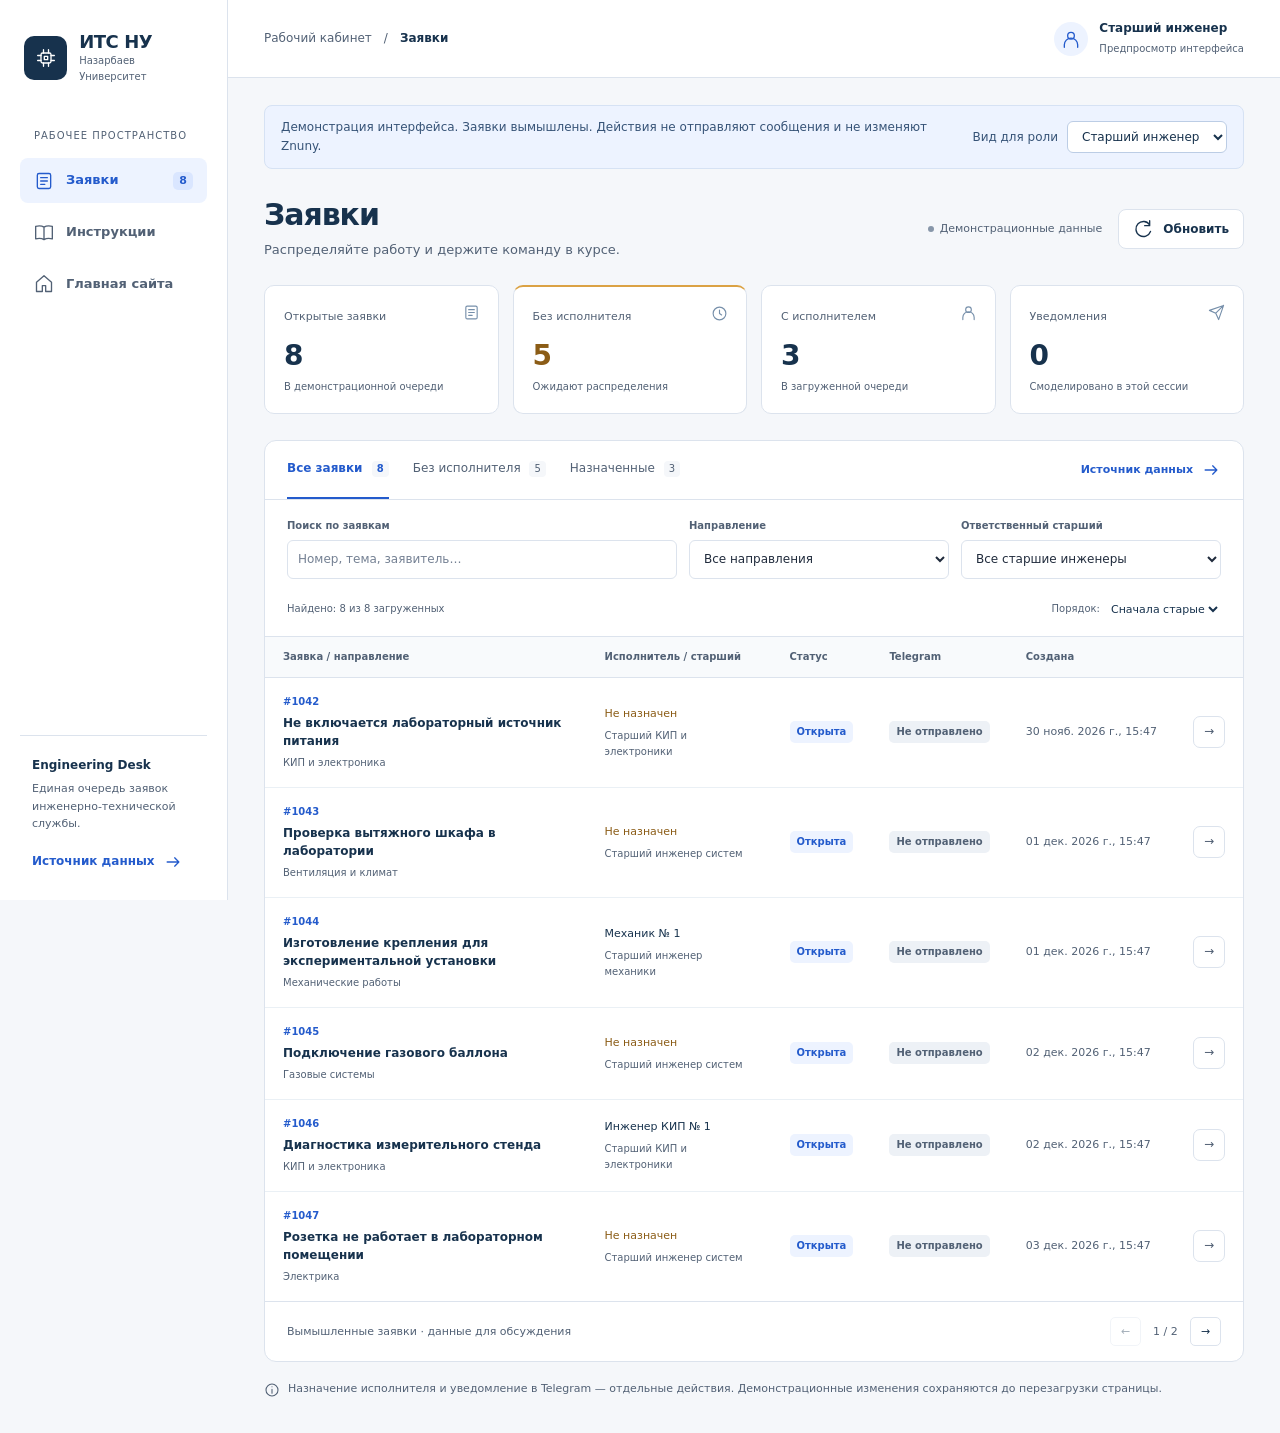
<file: python_server/index.html>
<!DOCTYPE html>
<html lang="ru">
<head>
<meta charset="UTF-8"><meta name="viewport" content="width=device-width, initial-scale=1">
<meta name="theme-color" content="#17324d"><title>Заявки — Рабочий кабинет ИТС НУ</title>
<link rel="icon" href="../Media/energy_13712033.png"><link rel="stylesheet" href="assets/dispatch.css">
<script src="assets/dispatch-demo.js" defer></script><script src="assets/dispatch.js" defer></script>
</head>
<body>
<a href="#workspace" class="skip-link">Перейти к заявкам</a>
<svg xmlns="http://www.w3.org/2000/svg" width="0" height="0" style="position:absolute" aria-hidden="true"><defs><symbol id="icon-arrow" viewBox="0 0 24 24"><path d="M5 12h14m-5-5 5 5-5 5"/></symbol><symbol id="icon-plus" viewBox="0 0 24 24"><path d="M12 5v14M5 12h14"/></symbol><symbol id="icon-lock" viewBox="0 0 24 24"><rect x="5" y="10" width="14" height="11" rx="2"/><path d="M8 10V7a4 4 0 0 1 8 0v3m-4 5v2"/></symbol><symbol id="icon-menu" viewBox="0 0 24 24"><path d="M4 6h16M4 12h16M4 18h16"/></symbol><symbol id="icon-close" viewBox="0 0 24 24"><path d="m6 6 12 12M6 18 18 6"/></symbol><symbol id="icon-check" viewBox="0 0 24 24"><path d="m5 12 4 4L19 6"/></symbol><symbol id="icon-chip" viewBox="0 0 24 24"><rect x="6" y="6" width="12" height="12" rx="2"/><path d="M9 2v4m6-4v4M9 18v4m6-4v4M2 9h4m-4 6h4m12-6h4m-4 6h4"/><path d="M10 10h4v4h-4z"/></symbol><symbol id="icon-wrench" viewBox="0 0 24 24"><path d="M14 6a5 5 0 0 0-6 6l-5 5a2.8 2.8 0 0 0 4 4l5-5a5 5 0 0 0 6-6l-3 3-4-4 3-3Z"/></symbol><symbol id="icon-gas" viewBox="0 0 24 24"><rect x="7" y="6" width="10" height="16" rx="4"/><path d="M10 6V2h4v4M8 12h8"/></symbol><symbol id="icon-wind" viewBox="0 0 24 24"><path d="M3 8h12a3 3 0 1 0-3-3M3 12h16a3 3 0 1 1-3 3M3 16h6a3 3 0 1 1-3 3"/></symbol><symbol id="icon-bolt" viewBox="0 0 24 24"><path d="m13 2-9 12h7l-1 8 10-13h-8l1-7Z"/></symbol><symbol id="icon-snow" viewBox="0 0 24 24"><path d="M12 2v20M3.3 7l17.4 10M3.3 17 20.7 7M9 3l3 3 3-3M9 21l3-3 3 3M3 10l4-1-1-4m12 14-1-4 4-1M3 14l4 1-1 4M18 5l-1 4 4 1"/></symbol><symbol id="icon-monitor" viewBox="0 0 24 24"><rect x="3" y="3" width="18" height="13" rx="2"/><path d="M12 16v5m-5 0h10M6 11l3-4 4 5 4-5"/></symbol><symbol id="icon-building" viewBox="0 0 24 24"><path d="M4 22V4h16v18M2 22h20M8 8h2m4 0h2M8 12h2m4 0h2M10 22v-6h4v6"/></symbol><symbol id="icon-queue" viewBox="0 0 24 24"><rect x="4" y="3" width="16" height="18" rx="2"/><path d="M8 8h8M8 12h8M8 16h5"/></symbol><symbol id="icon-book" viewBox="0 0 24 24"><path d="M12 5c-3-2-6-2-10-1v15c4-1 7-1 10 1 3-2 6-2 10-1V4c-4-1-7-1-10 1Zm0 0v15"/></symbol><symbol id="icon-user" viewBox="0 0 24 24"><circle cx="12" cy="8" r="4"/><path d="M4 22v-3a8 8 0 0 1 16 0v3"/></symbol><symbol id="icon-refresh" viewBox="0 0 24 24"><path d="M20 7a9 9 0 1 0 1 8M20 2v6h-6"/></symbol><symbol id="icon-clock" viewBox="0 0 24 24"><circle cx="12" cy="12" r="9"/><path d="M12 7v5l3 2"/></symbol><symbol id="icon-send" viewBox="0 0 24 24"><path d="m22 2-7 20-4-9-9-4 20-7ZM11 13 22 2"/></symbol><symbol id="icon-info" viewBox="0 0 24 24"><circle cx="12" cy="12" r="9"/><path d="M12 11v6m0-10v.1"/></symbol><symbol id="icon-home" viewBox="0 0 24 24"><path d="m3 10 9-8 9 8v11h-7v-7h-4v7H3V10Z"/></symbol></defs></svg>
<div class="workspace">
<aside class="sidebar" aria-label="Рабочий кабинет">
  <a class="brand" href="../MainPage/Main/index.html"><span class="brand-mark"><svg class="icon" viewBox="0 0 24 24" fill="none" stroke="currentColor" stroke-width="1.6" stroke-linecap="round" stroke-linejoin="round" aria-hidden="true"><use href="#icon-chip"/></svg></span><span><strong>ИТС НУ</strong><small>Назарбаев Университет</small></span></a>
  <p class="nav-caption">Рабочее пространство</p>
  <nav class="workspace-nav" aria-label="Разделы кабинета">
    <a href="#workspace" aria-current="page" aria-label="Заявки"><svg class="icon" viewBox="0 0 24 24" fill="none" stroke="currentColor" stroke-width="1.6" stroke-linecap="round" stroke-linejoin="round" aria-hidden="true"><use href="#icon-queue"/></svg><span>Заявки</span><span class="nav-count" id="nav-count">—</span></a>
    <a href="../Instruktazh/Instruktazh_main/index.html" aria-label="Инструкции"><svg class="icon" viewBox="0 0 24 24" fill="none" stroke="currentColor" stroke-width="1.6" stroke-linecap="round" stroke-linejoin="round" aria-hidden="true"><use href="#icon-book"/></svg><span>Инструкции</span></a>
    <a href="../MainPage/Main/index.html" aria-label="Главная сайта"><svg class="icon" viewBox="0 0 24 24" fill="none" stroke="currentColor" stroke-width="1.6" stroke-linecap="round" stroke-linejoin="round" aria-hidden="true"><use href="#icon-home"/></svg><span>Главная сайта</span></a>
  </nav>
  <div class="sidebar-foot"><strong>Engineering Desk</strong><p>Единая очередь заявок инженерно-технической службы.</p><button class="text-button" data-source>Источник данных <svg class="icon" viewBox="0 0 24 24" fill="none" stroke="currentColor" stroke-width="1.6" stroke-linecap="round" stroke-linejoin="round" aria-hidden="true"><use href="#icon-arrow"/></svg></button></div>
</aside>
<div class="workspace-main">
  <header class="workspace-header"><div class="breadcrumb"><span>Рабочий кабинет</span><span>/</span><strong>Заявки</strong></div><div class="profile"><span class="profile-icon"><svg class="icon" viewBox="0 0 24 24" fill="none" stroke="currentColor" stroke-width="1.6" stroke-linecap="round" stroke-linejoin="round" aria-hidden="true"><use href="#icon-user"/></svg></span><span><strong id="profile-role">Старший инженер</strong><small id="profile-caption">Предпросмотр интерфейса</small></span></div></header>
  <main class="workspace-content" id="workspace" tabindex="-1">
    <div class="preview-bar"><p id="mode-description"><strong>Демонстрация интерфейса.</strong> Заявки вымышлены. Действия не отправляют сообщения и не изменяют Znuny.</p><label id="role-control">Вид для роли <select id="preview-role" aria-label="Роль в демонстрации"><option value="senior">Старший инженер</option><option value="engineer">Инженер</option></select></label><button class="button button-secondary" id="back-to-demo" hidden>Вернуться к демо</button></div>
    <div class="page-heading"><div><h1>Заявки</h1><p id="page-subtitle">Распределяйте работу и держите команду в курсе.</p></div><div class="heading-actions"><span class="connection" id="connection">Демонстрационные данные</span><button class="button button-secondary" id="refresh"><svg class="icon" viewBox="0 0 24 24" fill="none" stroke="currentColor" stroke-width="1.6" stroke-linecap="round" stroke-linejoin="round" aria-hidden="true"><use href="#icon-refresh"/></svg> Обновить</button></div></div>
    <div class="connection-error" id="connection-error" role="alert" hidden></div>
    <section class="stats" aria-label="Сводка по загруженным заявкам">
      <div class="stat-card"><span class="stat-label">Открытые заявки</span><svg class="icon" viewBox="0 0 24 24" fill="none" stroke="currentColor" stroke-width="1.6" stroke-linecap="round" stroke-linejoin="round" aria-hidden="true"><use href="#icon-queue"/></svg><strong class="stat-value" id="stat-total">—</strong><span class="stat-foot" id="stat-total-note">В демонстрационной очереди</span></div>
      <div class="stat-card attention"><span class="stat-label">Без исполнителя</span><svg class="icon" viewBox="0 0 24 24" fill="none" stroke="currentColor" stroke-width="1.6" stroke-linecap="round" stroke-linejoin="round" aria-hidden="true"><use href="#icon-clock"/></svg><strong class="stat-value" id="stat-unassigned">—</strong><span class="stat-foot" id="stat-unassigned-note">Ожидают распределения</span></div>
      <div class="stat-card"><span class="stat-label">С исполнителем</span><svg class="icon" viewBox="0 0 24 24" fill="none" stroke="currentColor" stroke-width="1.6" stroke-linecap="round" stroke-linejoin="round" aria-hidden="true"><use href="#icon-user"/></svg><strong class="stat-value" id="stat-assigned">—</strong><span class="stat-foot" id="stat-assigned-note">В загруженной очереди</span></div>
      <div class="stat-card"><span class="stat-label">Уведомления</span><svg class="icon" viewBox="0 0 24 24" fill="none" stroke="currentColor" stroke-width="1.6" stroke-linecap="round" stroke-linejoin="round" aria-hidden="true"><use href="#icon-send"/></svg><strong class="stat-value" id="stat-notified">0</strong><span class="stat-foot" id="stat-notified-note">Смоделировано в этой сессии</span></div>
    </section>
    <section class="queue-card" aria-label="Очередь заявок">
      <div class="queue-top"><div class="queue-tabs" role="group" aria-label="Фильтр по назначению"><button class="queue-tab" data-scope="all" aria-pressed="true">Все заявки <span id="count-all">0</span></button><button class="queue-tab" data-scope="unassigned" aria-pressed="false">Без исполнителя <span id="count-unassigned">0</span></button><button class="queue-tab" data-scope="assigned" aria-pressed="false">Назначенные <span id="count-assigned">0</span></button></div><button class="text-button" data-source>Источник данных <svg class="icon" viewBox="0 0 24 24" fill="none" stroke="currentColor" stroke-width="1.6" stroke-linecap="round" stroke-linejoin="round" aria-hidden="true"><use href="#icon-arrow"/></svg></button></div>
      <div class="filter-bar">
        <div class="filter-field"><label for="search">Поиск по заявкам</label><input id="search" type="search" placeholder="Номер, тема, заявитель…" autocomplete="off"></div>
        <div class="filter-field"><label for="service-filter">Направление</label><select id="service-filter"><option value="">Все направления</option></select></div>
        <div class="filter-field"><label for="senior-filter">Ответственный старший</label><select id="senior-filter"><option value="">Все старшие инженеры</option></select></div>
      </div>
      <div class="queue-meta"><span id="result-count" role="status" aria-live="polite">Загрузка…</span><div class="sort-control"><label for="sort-order">Порядок:</label><select id="sort-order"><option value="oldest">Сначала старые</option><option value="newest">Сначала новые</option><option value="number">По номеру</option></select><button class="text-button" id="reset-filters" hidden>Сбросить</button></div></div>
      <div id="ticket-content" aria-busy="false"></div>
      <div class="queue-footer"><span id="load-note">Демонстрационные данные</span><div class="pagination"><button id="previous-page" aria-label="Предыдущая страница">←</button><span id="page-number">1 / 1</span><button id="next-page" aria-label="Следующая страница">→</button></div></div>
    </section>
    <p class="info-note"><svg class="icon" viewBox="0 0 24 24" fill="none" stroke="currentColor" stroke-width="1.6" stroke-linecap="round" stroke-linejoin="round" aria-hidden="true"><use href="#icon-info"/></svg><span id="queue-note">Назначение исполнителя и уведомление в Telegram — отдельные действия. Демонстрационные изменения сохраняются до перезагрузки страницы.</span></p>
    <button class="button button-secondary source-mobile" data-source>Источник данных</button>
    <noscript><p class="connection-error">Для просмотра заявок включите JavaScript. <a href="../MainPage/Main/index.html">Вернуться на главную</a>.</p></noscript>
  </main>
</div>
</div>
<dialog class="drawer" id="ticket-drawer" aria-labelledby="drawer-title">
  <div class="drawer-heading"><div class="dialog-header"><h2 id="drawer-title">Заявка</h2><button class="close-button" data-close aria-label="Закрыть карточку"><svg class="icon" viewBox="0 0 24 24" fill="none" stroke="currentColor" stroke-width="1.6" stroke-linecap="round" stroke-linejoin="round" aria-hidden="true"><use href="#icon-close"/></svg></button></div><p id="drawer-topic"></p></div>
  <div class="drawer-body">
    <span class="badge blue" id="drawer-state">Открыта</span>
    <dl class="ticket-fields" id="ticket-fields"></dl>
    <h3>Описание обращения</h3><p class="description-box" id="ticket-description"></p>
    <a class="text-button" id="znuny-link" href="https://support.nu.edu.kz" target="_blank" rel="noopener noreferrer" hidden>Открыть в Znuny ↗</a>
    <section class="assign-panel" id="assign-panel" aria-labelledby="assign-title">
      <h3 id="assign-title">Распределение заявки</h3>
      <div class="field"><label for="assignee">Исполнитель</label><select id="assignee"><option value="">Выберите инженера</option></select></div>
      <p class="field-hint" id="assignee-note"></p>
      <div class="assign-actions"><button class="button button-primary" id="assign-button">Назначить</button><button class="button button-secondary" id="telegram-button"><svg class="icon" viewBox="0 0 24 24" fill="none" stroke="currentColor" stroke-width="1.6" stroke-linecap="round" stroke-linejoin="round" aria-hidden="true"><use href="#icon-send"/></svg> Telegram</button></div>
      <p class="field-hint" id="assignment-feedback" role="status" aria-live="polite"></p>
    </section>
    <p class="read-only-note" id="readonly-note" hidden></p>
    <hr class="section-divider"><h3 id="history-title">История заявки · демо</h3><ol class="history" id="ticket-history"></ol>
  </div>
</dialog>
<dialog id="telegram-dialog" aria-labelledby="telegram-title">
  <div class="dialog-header"><h2 id="telegram-title">Сообщение в Telegram</h2><button class="close-button" data-close aria-label="Закрыть предпросмотр"><svg class="icon" viewBox="0 0 24 24" fill="none" stroke="currentColor" stroke-width="1.6" stroke-linecap="round" stroke-linejoin="round" aria-hidden="true"><use href="#icon-close"/></svg></button></div>
  <p class="demo-warning">Демонстрация: сообщение не будет отправлено в Telegram.</p><p class="recipient" id="telegram-recipient"></p><div class="telegram-preview" id="telegram-preview"></div><p class="microcopy">Уведомление не означает, что инженер прочитал сообщение или принял заявку.</p>
  <div class="actions"><button class="button button-primary" id="confirm-telegram">Смоделировать отправку</button><button class="button button-secondary" data-close>Отмена</button></div>
</dialog>
<dialog id="source-dialog" aria-labelledby="source-title">
  <div class="dialog-header"><h2 id="source-title">Источник данных</h2><button class="close-button" data-close aria-label="Закрыть настройки"><svg class="icon" viewBox="0 0 24 24" fill="none" stroke="currentColor" stroke-width="1.6" stroke-linecap="round" stroke-linejoin="round" aria-hidden="true"><use href="#icon-close"/></svg></button></div>
  <p class="dialog-intro">Демонстрация позволяет обсудить работу кабинета. Для просмотра существующих заявок подключите сервер выгрузки.</p>
  <form id="source-form"><div class="field"><label for="api-address">Адрес сервера</label><input id="api-address" type="url" value="http://localhost:5000" required spellcheck="false" aria-describedby="source-hint"><span class="field-hint" id="source-hint">Доступен только просмотр. Назначение и отправка будут подключены после настройки входа сотрудников.</span></div><p class="source-status" id="source-error" role="alert"></p><div class="source-options"><button class="button button-primary" type="submit" id="connect-server">Загрузить заявки</button><button class="button button-secondary" type="button" id="use-demo">Открыть демонстрацию</button></div></form>
</dialog>
<div class="toast" id="toast" role="status" aria-live="polite" hidden></div>
</body></html>
</file>
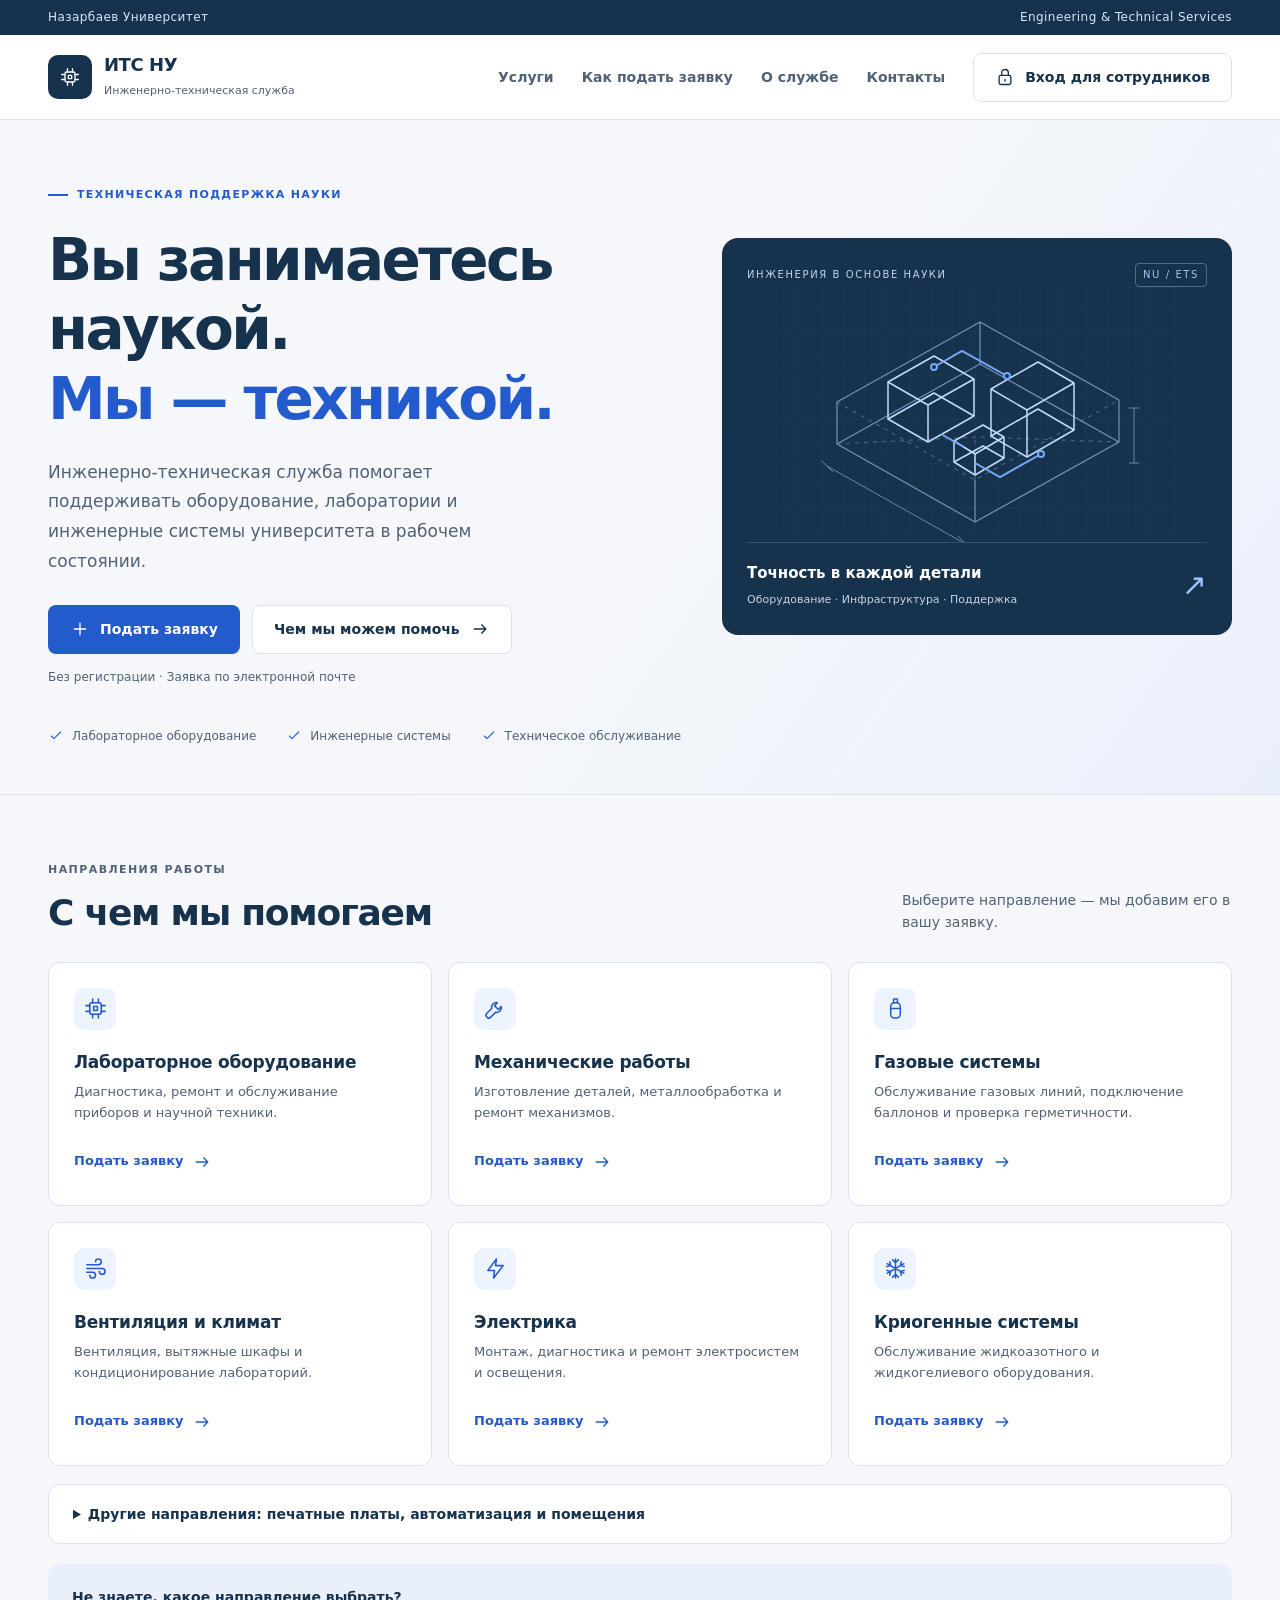
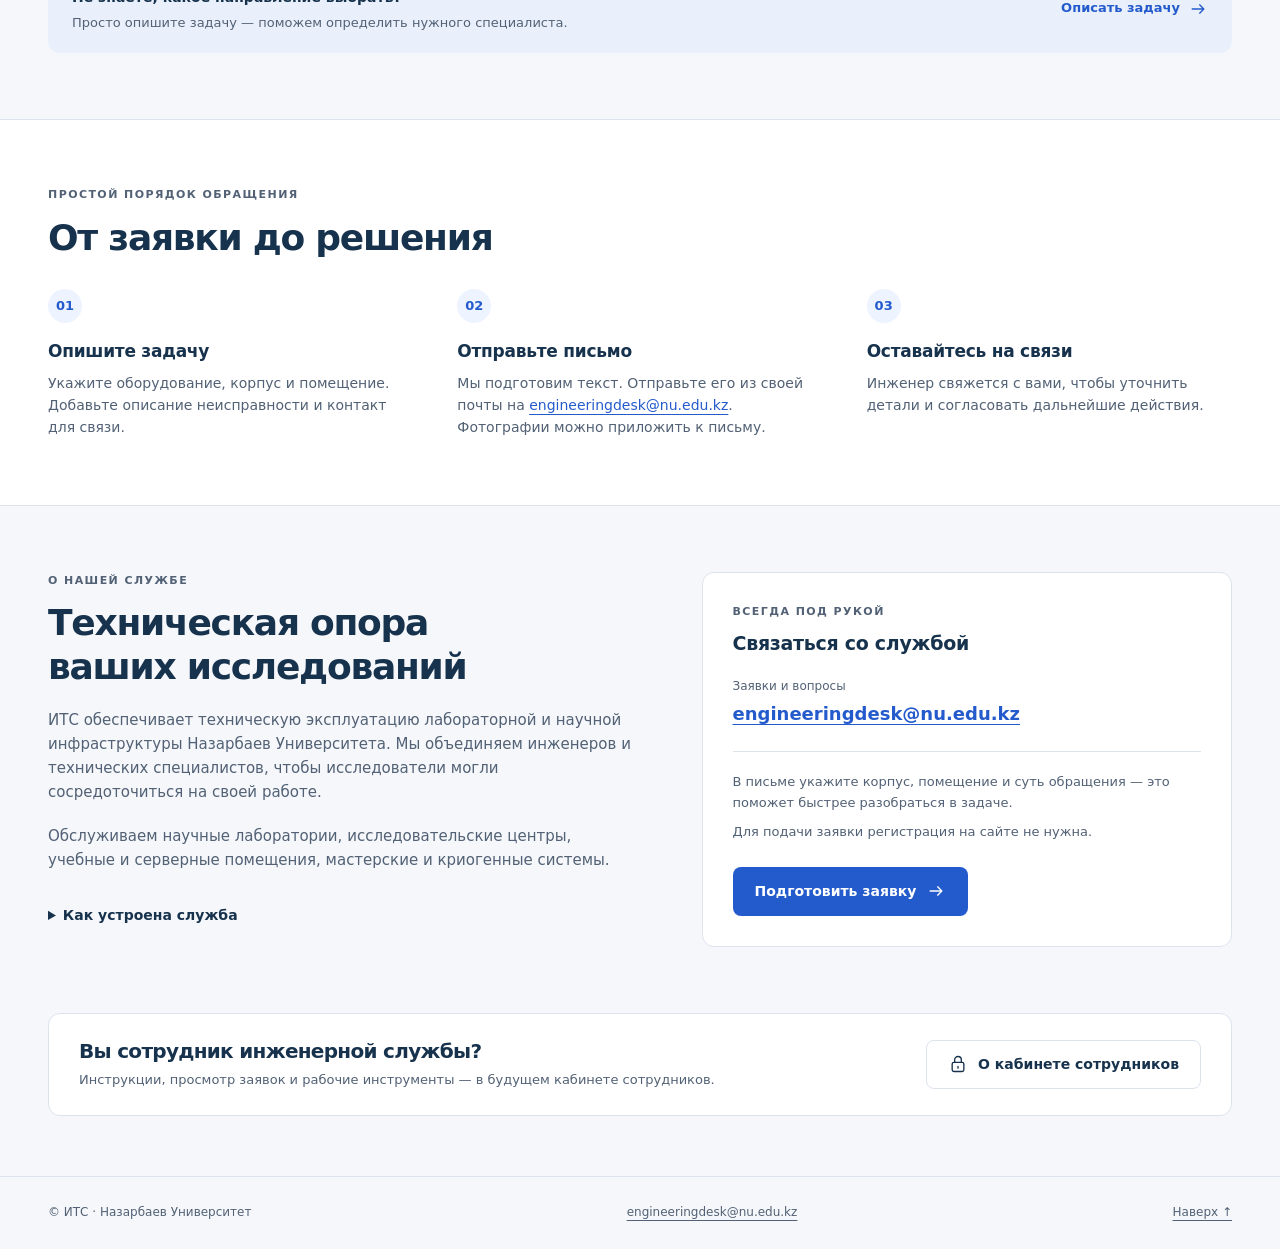
<file: MainPage/Main/index.html>
<!DOCTYPE html>
<html lang="ru">
<head>
  <meta charset="UTF-8">
  <meta name="viewport" content="width=device-width, initial-scale=1">
  <meta name="description" content="Инженерно-техническая служба Назарбаев Университета. Обслуживание лабораторий, научного оборудования и инженерных систем. Подайте заявку без регистрации.">
  <meta name="theme-color" content="#17324d">
  <title>ИТС НУ — Инженерно-техническая служба</title>
  <link rel="icon" type="image/png" href="../../Media/energy_13712033.png">
  <link rel="stylesheet" href="assets/main.css">
  <script src="assets/main.js" defer></script>
</head>
<body>
<a class="skip-link" href="#main">Перейти к содержимому</a>
<svg xmlns="http://www.w3.org/2000/svg" width="0" height="0" style="position:absolute" aria-hidden="true"><defs><symbol id="icon-arrow" viewBox="0 0 24 24"><path d="M5 12h14m-5-5 5 5-5 5"/></symbol><symbol id="icon-plus" viewBox="0 0 24 24"><path d="M12 5v14M5 12h14"/></symbol><symbol id="icon-lock" viewBox="0 0 24 24"><rect x="5" y="10" width="14" height="11" rx="2"/><path d="M8 10V7a4 4 0 0 1 8 0v3m-4 5v2"/></symbol><symbol id="icon-menu" viewBox="0 0 24 24"><path d="M4 6h16M4 12h16M4 18h16"/></symbol><symbol id="icon-close" viewBox="0 0 24 24"><path d="m6 6 12 12M6 18 18 6"/></symbol><symbol id="icon-check" viewBox="0 0 24 24"><path d="m5 12 4 4L19 6"/></symbol><symbol id="icon-chip" viewBox="0 0 24 24"><rect x="6" y="6" width="12" height="12" rx="2"/><path d="M9 2v4m6-4v4M9 18v4m6-4v4M2 9h4m-4 6h4m12-6h4m-4 6h4"/><path d="M10 10h4v4h-4z"/></symbol><symbol id="icon-wrench" viewBox="0 0 24 24"><path d="M14 6a5 5 0 0 0-6 6l-5 5a2.8 2.8 0 0 0 4 4l5-5a5 5 0 0 0 6-6l-3 3-4-4 3-3Z"/></symbol><symbol id="icon-gas" viewBox="0 0 24 24"><rect x="7" y="6" width="10" height="16" rx="4"/><path d="M10 6V2h4v4M8 12h8"/></symbol><symbol id="icon-wind" viewBox="0 0 24 24"><path d="M3 8h12a3 3 0 1 0-3-3M3 12h16a3 3 0 1 1-3 3M3 16h6a3 3 0 1 1-3 3"/></symbol><symbol id="icon-bolt" viewBox="0 0 24 24"><path d="m13 2-9 12h7l-1 8 10-13h-8l1-7Z"/></symbol><symbol id="icon-snow" viewBox="0 0 24 24"><path d="M12 2v20M3.3 7l17.4 10M3.3 17 20.7 7M9 3l3 3 3-3M9 21l3-3 3 3M3 10l4-1-1-4m12 14-1-4 4-1M3 14l4 1-1 4M18 5l-1 4 4 1"/></symbol><symbol id="icon-monitor" viewBox="0 0 24 24"><rect x="3" y="3" width="18" height="13" rx="2"/><path d="M12 16v5m-5 0h10M6 11l3-4 4 5 4-5"/></symbol><symbol id="icon-building" viewBox="0 0 24 24"><path d="M4 22V4h16v18M2 22h20M8 8h2m4 0h2M8 12h2m4 0h2M10 22v-6h4v6"/></symbol></defs></svg>
<div class="institution-bar"><div class="container"><span>Назарбаев Университет</span><span>Engineering & Technical Services</span></div></div>
<header class="site-header">
  <div class="container header-inner">
    <a class="brand" href="#main" aria-label="ИТС НУ — на главную"><span class="brand-mark"><svg class="icon" viewBox="0 0 24 24" fill="none" stroke="currentColor" stroke-width="1.6" stroke-linecap="round" stroke-linejoin="round" aria-hidden="true"><use href="#icon-chip"/></svg></span><span><strong>ИТС НУ</strong><small>Инженерно-техническая служба</small></span></a>
    <button class="button button-secondary menu-button" id="menu-button" aria-expanded="false" aria-controls="navigation" aria-label="Открыть меню"><svg class="icon" viewBox="0 0 24 24" fill="none" stroke="currentColor" stroke-width="1.6" stroke-linecap="round" stroke-linejoin="round" aria-hidden="true"><use href="#icon-menu"/></svg></button>
    <nav class="navigation" id="navigation" aria-label="Основная навигация">
      <a href="#services">Услуги</a><a href="#how-it-works">Как подать заявку</a><a href="#about">О службе</a><a href="#contacts">Контакты</a>
      <button class="button button-secondary" data-staff><svg class="icon" viewBox="0 0 24 24" fill="none" stroke="currentColor" stroke-width="1.6" stroke-linecap="round" stroke-linejoin="round" aria-hidden="true"><use href="#icon-lock"/></svg> Вход для сотрудников</button>
    </nav>
  </div>
</header>
<main id="main" tabindex="-1">
  <section class="hero" aria-labelledby="hero-title">
    <div class="container">
      <div class="hero-grid">
        <div>
          <p class="eyebrow">Техническая поддержка науки</p>
          <h1 id="hero-title">Вы занимаетесь наукой.<br><span>Мы — техникой.</span></h1>
          <p class="hero-description">Инженерно-техническая служба помогает поддерживать оборудование, лаборатории и инженерные системы университета в рабочем состоянии.</p>
          <div class="actions"><a class="button button-primary" data-request="" href="mailto:engineeringdesk@nu.edu.kz"><svg class="icon" viewBox="0 0 24 24" fill="none" stroke="currentColor" stroke-width="1.6" stroke-linecap="round" stroke-linejoin="round" aria-hidden="true"><use href="#icon-plus"/></svg> Подать заявку</a><a class="button button-secondary" href="#services">Чем мы можем помочь <svg class="icon" viewBox="0 0 24 24" fill="none" stroke="currentColor" stroke-width="1.6" stroke-linecap="round" stroke-linejoin="round" aria-hidden="true"><use href="#icon-arrow"/></svg></a></div>
          <p class="microcopy">Без регистрации · Заявка по электронной почте</p>
        </div>
        <div class="hero-visual" aria-hidden="true">
          <div class="visual-top"><span>Инженерия в основе науки</span><span>NU / ETS</span></div>
          <svg class="blueprint" viewBox="0 0 400 255" fill="none" xmlns="http://www.w3.org/2000/svg">
            <defs><pattern id="grid" width="22" height="22" patternUnits="userSpaceOnUse"><path d="M22 0H0V22" stroke="#42617e" stroke-width=".5" opacity=".45"/></pattern></defs>
            <rect width="400" height="255" fill="url(#grid)"/>
            <g stroke="#6f94ba" stroke-width="1.2" stroke-linejoin="round"><path d="m60 157 143-80 139 78-144 80Z"/><path d="M60 157v-42l143-80 139 78v42M203 35v42M198 193v42"/><path d="m60 115 138 78 144-80M198 193v-43M60 157l138-7 144 5" stroke-dasharray="4 5" opacity=".5"/></g>
            <g stroke="#c1daff" stroke-width="1.5" stroke-linejoin="round"><path d="m111 132 46-26 40 23-46 26Z"/><path d="M111 132V95l46-26 40 23v37M111 95l40 23 46-26M151 118v37"/><path d="m214 149 47-27 36 21-47 27Z"/><path d="M214 149v-47l47-27 36 21v47M214 102l36 21 47-27M250 123v47"/><path d="m177 175 29-16 21 12-29 17Z"/><path d="M177 175v-21l29-16 21 12v21M177 154l21 13 29-17M198 167v21"/></g>
            <g stroke="#76a9fa" stroke-width="2"><path d="m157 80 28-16 45 25M164 147l23 13M264 167l-41 23-25-14"/><circle cx="157" cy="80" r="3" fill="#17324d"/><circle cx="230" cy="89" r="3" fill="#17324d"/><circle cx="264" cy="167" r="3" fill="#17324d"/></g>
            <g stroke="#7c9dbd" stroke-width=".8"><path d="m50 179 137 77M44 173l12 12m125 64 12 12M357 121v55M352 121h10m-10 55h10"/></g>
          </svg>
          <div class="visual-bottom"><div><strong>Точность в каждой детали</strong><small>Оборудование · Инфраструктура · Поддержка</small></div><span class="visual-number">↗</span></div>
        </div>
      </div>
      <div class="hero-foot"><span><svg class="icon" viewBox="0 0 24 24" fill="none" stroke="currentColor" stroke-width="1.6" stroke-linecap="round" stroke-linejoin="round" aria-hidden="true"><use href="#icon-check"/></svg> Лабораторное оборудование</span><span><svg class="icon" viewBox="0 0 24 24" fill="none" stroke="currentColor" stroke-width="1.6" stroke-linecap="round" stroke-linejoin="round" aria-hidden="true"><use href="#icon-check"/></svg> Инженерные системы</span><span><svg class="icon" viewBox="0 0 24 24" fill="none" stroke="currentColor" stroke-width="1.6" stroke-linecap="round" stroke-linejoin="round" aria-hidden="true"><use href="#icon-check"/></svg> Техническое обслуживание</span></div>
    </div>
  </section>
  <section class="section container" id="services" aria-labelledby="services-title">
    <div class="section-heading"><div><span class="section-kicker">Направления работы</span><h2 id="services-title">С чем мы помогаем</h2></div><p>Выберите направление — мы добавим его в вашу заявку.</p></div>
    <div class="service-grid"><article class="service-card"><div class="service-icon"><svg class="icon" viewBox="0 0 24 24" fill="none" stroke="currentColor" stroke-width="1.6" stroke-linecap="round" stroke-linejoin="round" aria-hidden="true"><use href="#icon-chip"/></svg></div><h3>Лабораторное оборудование</h3><p>Диагностика, ремонт и обслуживание приборов и научной техники.</p><a class="text-button" data-request="Лабораторное оборудование" href="mailto:engineeringdesk@nu.edu.kz">Подать заявку <svg class="icon" viewBox="0 0 24 24" fill="none" stroke="currentColor" stroke-width="1.6" stroke-linecap="round" stroke-linejoin="round" aria-hidden="true"><use href="#icon-arrow"/></svg></a></article><article class="service-card"><div class="service-icon"><svg class="icon" viewBox="0 0 24 24" fill="none" stroke="currentColor" stroke-width="1.6" stroke-linecap="round" stroke-linejoin="round" aria-hidden="true"><use href="#icon-wrench"/></svg></div><h3>Механические работы</h3><p>Изготовление деталей, металлообработка и ремонт механизмов.</p><a class="text-button" data-request="Механические работы" href="mailto:engineeringdesk@nu.edu.kz">Подать заявку <svg class="icon" viewBox="0 0 24 24" fill="none" stroke="currentColor" stroke-width="1.6" stroke-linecap="round" stroke-linejoin="round" aria-hidden="true"><use href="#icon-arrow"/></svg></a></article><article class="service-card"><div class="service-icon"><svg class="icon" viewBox="0 0 24 24" fill="none" stroke="currentColor" stroke-width="1.6" stroke-linecap="round" stroke-linejoin="round" aria-hidden="true"><use href="#icon-gas"/></svg></div><h3>Газовые системы</h3><p>Обслуживание газовых линий, подключение баллонов и проверка герметичности.</p><a class="text-button" data-request="Газовые системы" href="mailto:engineeringdesk@nu.edu.kz">Подать заявку <svg class="icon" viewBox="0 0 24 24" fill="none" stroke="currentColor" stroke-width="1.6" stroke-linecap="round" stroke-linejoin="round" aria-hidden="true"><use href="#icon-arrow"/></svg></a></article><article class="service-card"><div class="service-icon"><svg class="icon" viewBox="0 0 24 24" fill="none" stroke="currentColor" stroke-width="1.6" stroke-linecap="round" stroke-linejoin="round" aria-hidden="true"><use href="#icon-wind"/></svg></div><h3>Вентиляция и климат</h3><p>Вентиляция, вытяжные шкафы и кондиционирование лабораторий.</p><a class="text-button" data-request="Вентиляция и климат" href="mailto:engineeringdesk@nu.edu.kz">Подать заявку <svg class="icon" viewBox="0 0 24 24" fill="none" stroke="currentColor" stroke-width="1.6" stroke-linecap="round" stroke-linejoin="round" aria-hidden="true"><use href="#icon-arrow"/></svg></a></article><article class="service-card"><div class="service-icon"><svg class="icon" viewBox="0 0 24 24" fill="none" stroke="currentColor" stroke-width="1.6" stroke-linecap="round" stroke-linejoin="round" aria-hidden="true"><use href="#icon-bolt"/></svg></div><h3>Электрика</h3><p>Монтаж, диагностика и ремонт электросистем и освещения.</p><a class="text-button" data-request="Электрика" href="mailto:engineeringdesk@nu.edu.kz">Подать заявку <svg class="icon" viewBox="0 0 24 24" fill="none" stroke="currentColor" stroke-width="1.6" stroke-linecap="round" stroke-linejoin="round" aria-hidden="true"><use href="#icon-arrow"/></svg></a></article><article class="service-card"><div class="service-icon"><svg class="icon" viewBox="0 0 24 24" fill="none" stroke="currentColor" stroke-width="1.6" stroke-linecap="round" stroke-linejoin="round" aria-hidden="true"><use href="#icon-snow"/></svg></div><h3>Криогенные системы</h3><p>Обслуживание жидкоазотного и жидкогелиевого оборудования.</p><a class="text-button" data-request="Криогенные системы" href="mailto:engineeringdesk@nu.edu.kz">Подать заявку <svg class="icon" viewBox="0 0 24 24" fill="none" stroke="currentColor" stroke-width="1.6" stroke-linecap="round" stroke-linejoin="round" aria-hidden="true"><use href="#icon-arrow"/></svg></a></article></div>
    <details class="more-services"><summary>Другие направления: печатные платы, автоматизация и помещения</summary><div class="service-grid"><article class="service-card"><div class="service-icon"><svg class="icon" viewBox="0 0 24 24" fill="none" stroke="currentColor" stroke-width="1.6" stroke-linecap="round" stroke-linejoin="round" aria-hidden="true"><use href="#icon-chip"/></svg></div><h3>Прототипирование печатных плат</h3><p>Разработка и изготовление плат для лабораторий и исследовательских проектов.</p><a class="text-button" data-request="Прототипирование печатных плат" href="mailto:engineeringdesk@nu.edu.kz">Подать заявку <svg class="icon" viewBox="0 0 24 24" fill="none" stroke="currentColor" stroke-width="1.6" stroke-linecap="round" stroke-linejoin="round" aria-hidden="true"><use href="#icon-arrow"/></svg></a></article><article class="service-card"><div class="service-icon"><svg class="icon" viewBox="0 0 24 24" fill="none" stroke="currentColor" stroke-width="1.6" stroke-linecap="round" stroke-linejoin="round" aria-hidden="true"><use href="#icon-monitor"/></svg></div><h3>Автоматизация и мониторинг</h3><p>Настройка систем управления, датчиков и диспетчеризации инженерных сетей.</p><a class="text-button" data-request="Автоматизация и мониторинг" href="mailto:engineeringdesk@nu.edu.kz">Подать заявку <svg class="icon" viewBox="0 0 24 24" fill="none" stroke="currentColor" stroke-width="1.6" stroke-linecap="round" stroke-linejoin="round" aria-hidden="true"><use href="#icon-arrow"/></svg></a></article><article class="service-card"><div class="service-icon"><svg class="icon" viewBox="0 0 24 24" fill="none" stroke="currentColor" stroke-width="1.6" stroke-linecap="round" stroke-linejoin="round" aria-hidden="true"><use href="#icon-building"/></svg></div><h3>Здания и помещения</h3><p>Техническое сопровождение ремонта и переоборудования лабораторных пространств.</p><a class="text-button" data-request="Здания и помещения" href="mailto:engineeringdesk@nu.edu.kz">Подать заявку <svg class="icon" viewBox="0 0 24 24" fill="none" stroke="currentColor" stroke-width="1.6" stroke-linecap="round" stroke-linejoin="round" aria-hidden="true"><use href="#icon-arrow"/></svg></a></article></div></details>
    <div class="request-help"><div><strong>Не знаете, какое направление выбрать?</strong><p>Просто опишите задачу — поможем определить нужного специалиста.</p></div><a class="text-button" data-request="Не знаю, нужна консультация" href="mailto:engineeringdesk@nu.edu.kz">Описать задачу <svg class="icon" viewBox="0 0 24 24" fill="none" stroke="currentColor" stroke-width="1.6" stroke-linecap="round" stroke-linejoin="round" aria-hidden="true"><use href="#icon-arrow"/></svg></a></div>
  </section>
  <section class="section process-section" id="how-it-works" aria-labelledby="process-title">
    <div class="container"><span class="section-kicker">Простой порядок обращения</span><h2 id="process-title">От заявки до решения</h2>
      <ol class="steps">
        <li><span class="step-number" aria-hidden="true">01</span><h3>Опишите задачу</h3><p>Укажите оборудование, корпус и помещение. Добавьте описание неисправности и контакт для связи.</p></li>
        <li><span class="step-number" aria-hidden="true">02</span><h3>Отправьте письмо</h3><p>Мы подготовим текст. Отправьте его из своей почты на <a href="mailto:engineeringdesk@nu.edu.kz">engineeringdesk@nu.edu.kz</a>. Фотографии можно приложить к письму.</p></li>
        <li><span class="step-number" aria-hidden="true">03</span><h3>Оставайтесь на связи</h3><p>Инженер свяжется с вами, чтобы уточнить детали и согласовать дальнейшие действия.</p></li>
      </ol>
    </div>
  </section>
  <section class="section container about-grid" id="about" aria-labelledby="about-title">
    <div class="about-copy"><span class="section-kicker">О нашей службе</span><h2 id="about-title">Техническая опора<br>ваших исследований</h2><p>ИТС обеспечивает техническую эксплуатацию лабораторной и научной инфраструктуры Назарбаев Университета. Мы объединяем инженеров и технических специалистов, чтобы исследователи могли сосредоточиться на своей работе.</p><p>Обслуживаем научные лаборатории, исследовательские центры, учебные и серверные помещения, мастерские и криогенные системы.</p>
      <details><summary>Как устроена служба</summary><p>Главный инженер координирует работу подразделений и отвечает за техническую политику. Менеджер службы занимается бюджетом, закупками и финансовым планированием.</p><p>Технические направления: КИП и электроника, механические работы, газовые системы, вентиляция и климат, автоматизация, электрика, криогенные системы и эксплуатация зданий.</p><p>Старшие специалисты координируют работу своих подразделений и контролируют качество выполнения задач.</p></details>
    </div>
    <aside class="contact-card" id="contacts" aria-labelledby="contacts-title"><span class="section-kicker">Всегда под рукой</span><h3 id="contacts-title">Связаться со службой</h3><p class="contact-label">Заявки и вопросы</p><a class="email-link" href="mailto:engineeringdesk@nu.edu.kz">engineeringdesk@nu.edu.kz</a><div class="contact-note"><p>В письме укажите корпус, помещение и суть обращения — это поможет быстрее разобраться в задаче.</p><p>Для подачи заявки регистрация на сайте не нужна.</p></div><a class="button button-primary" style="margin-top:24px" data-request="" href="mailto:engineeringdesk@nu.edu.kz">Подготовить заявку <svg class="icon" viewBox="0 0 24 24" fill="none" stroke="currentColor" stroke-width="1.6" stroke-linecap="round" stroke-linejoin="round" aria-hidden="true"><use href="#icon-arrow"/></svg></a></aside>
  </section>
  <section class="container staff-banner" aria-labelledby="staff-title"><div><h2 id="staff-title">Вы сотрудник инженерной службы?</h2><p>Инструкции, просмотр заявок и рабочие инструменты — в будущем кабинете сотрудников.</p></div><button class="button button-secondary" data-staff><svg class="icon" viewBox="0 0 24 24" fill="none" stroke="currentColor" stroke-width="1.6" stroke-linecap="round" stroke-linejoin="round" aria-hidden="true"><use href="#icon-lock"/></svg> О кабинете сотрудников</button></section>
</main>
<footer class="footer"><div class="container"><span>© ИТС · Назарбаев Университет</span><a href="mailto:engineeringdesk@nu.edu.kz">engineeringdesk@nu.edu.kz</a><a href="#main">Наверх ↑</a></div></footer>
<dialog id="request-dialog" aria-labelledby="request-title" aria-describedby="request-intro">
  <div class="dialog-header"><h2 id="request-title">Подготовить заявку</h2><button type="button" class="close-button" data-close aria-label="Закрыть форму"><svg class="icon" viewBox="0 0 24 24" fill="none" stroke="currentColor" stroke-width="1.6" stroke-linecap="round" stroke-linejoin="round" aria-hidden="true"><use href="#icon-close"/></svg></button></div>
  <p class="dialog-intro" id="request-intro">Заполните форму, затем отправьте подготовленное письмо на <a href="mailto:engineeringdesk@nu.edu.kz">engineeringdesk@nu.edu.kz</a> из своей почты.</p>
  <form id="request-form">
    <div class="field-row"><div class="field"><label for="request-name">Ваше имя</label><input id="request-name" name="name" autocomplete="name" maxlength="100" required autofocus placeholder="Имя и фамилия"></div><div class="field"><label for="request-location">Корпус и помещение</label><input id="request-location" name="location" maxlength="120" required placeholder="Например: блок 5, каб. 201"></div></div>
    <div class="field"><label for="request-contact">Контакт для связи <span class="field-hint">(необязательно)</span></label><input id="request-contact" name="contact" maxlength="150" placeholder="Телефон или электронная почта"></div>
    <div class="field"><label for="request-service">Направление</label><select id="request-service" name="service" required><option value="">Выберите направление</option><option>Лабораторное оборудование</option><option>Механические работы</option><option>Газовые системы</option><option>Вентиляция и климат</option><option>Электрика</option><option>Криогенные системы</option><option>Прототипирование печатных плат</option><option>Автоматизация и мониторинг</option><option>Здания и помещения</option><option>Не знаю, нужна консультация</option></select></div>
    <div class="field"><label for="request-description">Что нужно сделать?</label><textarea id="request-description" name="description" rows="4" maxlength="1500" required placeholder="Опишите задачу. Для оборудования укажите модель и признаки неисправности." aria-describedby="description-hint"></textarea><span class="field-hint" id="description-hint">Фотографии и файлы можно приложить при отправке письма.</span></div>
    <div class="form-actions"><button class="button button-primary" type="submit">Открыть в почте <svg class="icon" viewBox="0 0 24 24" fill="none" stroke="currentColor" stroke-width="1.6" stroke-linecap="round" stroke-linejoin="round" aria-hidden="true"><use href="#icon-arrow"/></svg></button><button class="button button-secondary" type="button" id="copy-request">Скопировать текст</button></div>
    <p class="microcopy">Сайт не отправляет письмо автоматически. Проверьте его и нажмите «Отправить» в своей почте.</p>
    <p id="form-status" class="form-status" role="status" aria-live="polite"></p>
    <div class="mail-preview" id="mail-preview" hidden><label class="field-hint" for="mail-text">Текст письма для копирования</label><textarea id="mail-text" readonly></textarea></div>
  </form>
</dialog>
<dialog id="staff-dialog" aria-labelledby="staff-dialog-title" aria-describedby="staff-intro">
  <div class="dialog-header"><h2 id="staff-dialog-title">Кабинет сотрудников</h2><button type="button" class="close-button" data-close aria-label="Закрыть"><svg class="icon" viewBox="0 0 24 24" fill="none" stroke="currentColor" stroke-width="1.6" stroke-linecap="round" stroke-linejoin="round" aria-hidden="true"><use href="#icon-close"/></svg></button></div>
  <span class="status-label">Готовится к подключению</span><p class="dialog-intro" id="staff-intro">Вход для сотрудников пока недоступен. После подключения авторизации рабочие разделы будут открываться в соответствии с назначенной ролью.</p>
  <dl class="role-list"><div><dt>Пользователь · без входа</dt><dd>Информация о службе и подача заявки по электронной почте.</dd></div><div><dt>Инженер</dt><dd>Инструкции, просмотр заявок и дополнительных функций.</dd></div><div><dt>Старший инженер</dt><dd>Полный доступ ко всем функциям сайта.</dd></div></dl>
  <p class="dialog-intro">Интерфейс вкладки «Заявки» уже можно посмотреть на вымышленных данных.</p>
  <div class="form-actions"><a class="button button-primary" href="../../python_server/index.html" target="_blank" rel="noopener noreferrer">Открыть макет заявок ↗</a><button class="button button-secondary" type="button" data-close>Понятно</button></div>
</dialog>
</body>
</html>
</file>
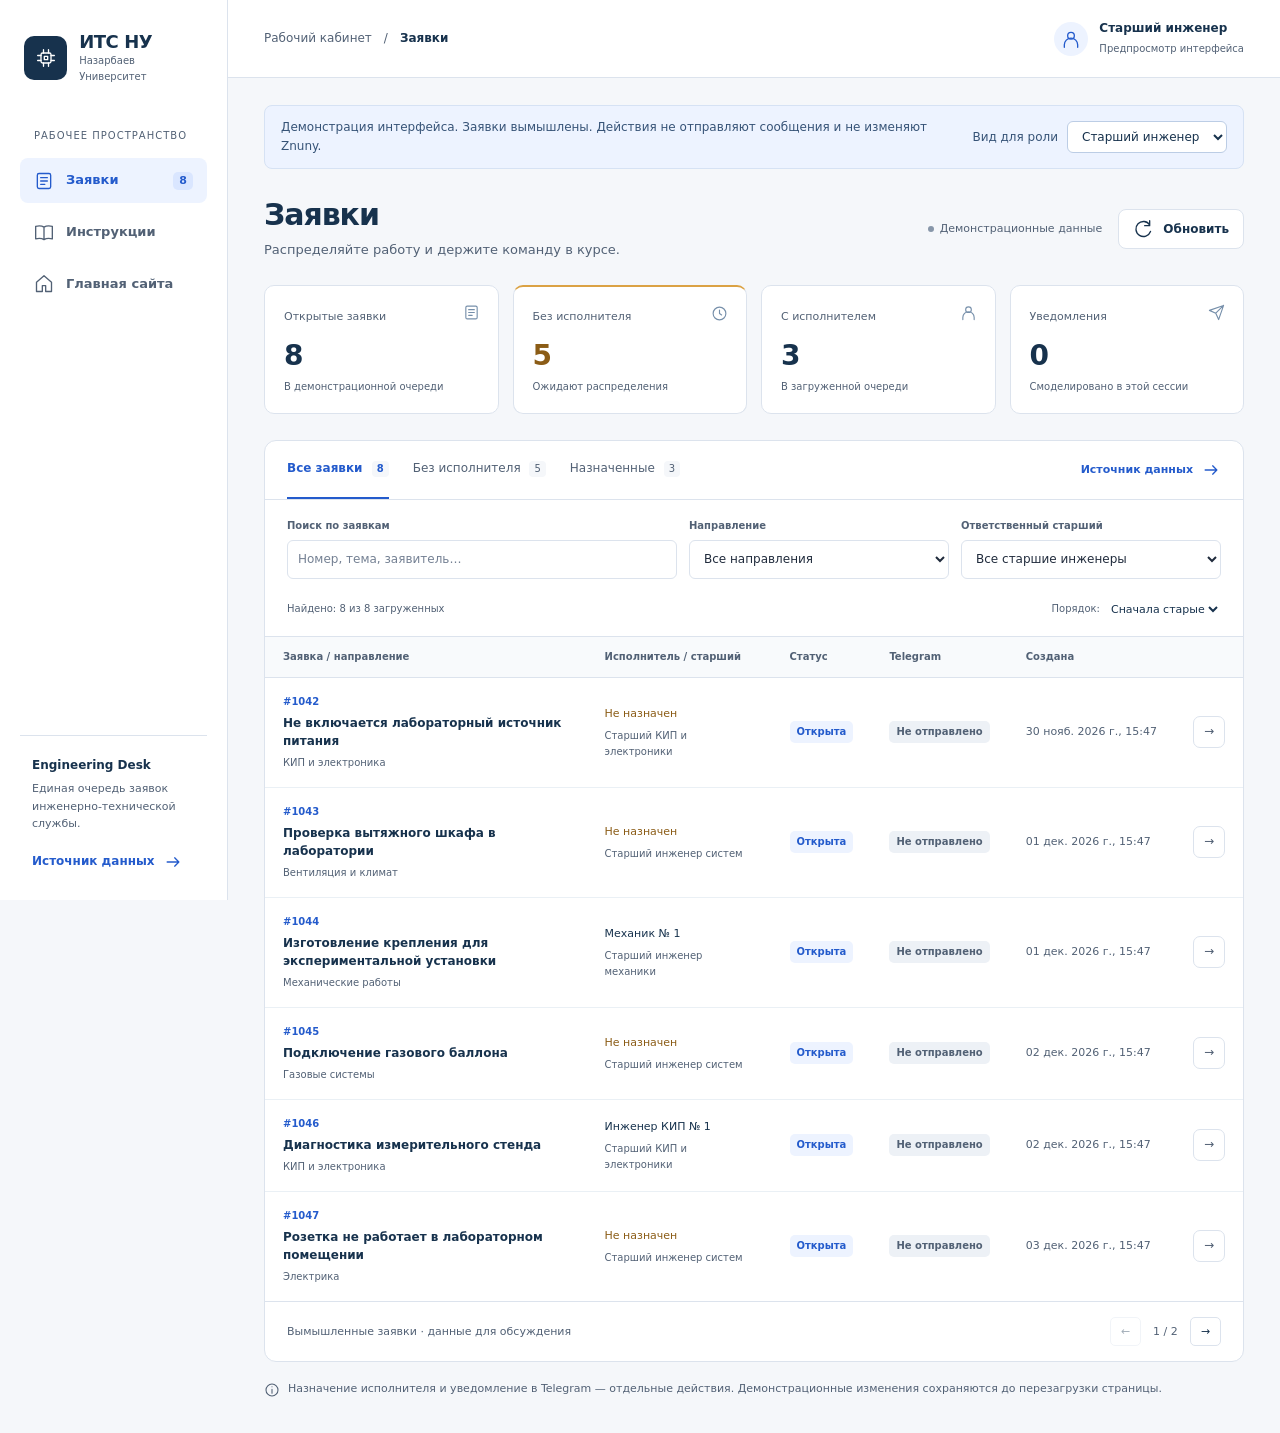
<file: python_server/ets_dispatch.html>
<!DOCTYPE html>
<html lang="ru"><head><meta charset="UTF-8"><meta name="viewport" content="width=device-width, initial-scale=1"><title>Заявки — ИТС НУ</title><link rel="stylesheet" href="assets/dispatch.css"><script src="assets/dispatch-redirect.js" defer></script></head><body><main class="container section"><h1>Заявки ИТС</h1><p>Рабочий кабинет доступен на <a href="index.html">странице заявок</a>.</p></main></body></html>
</file>
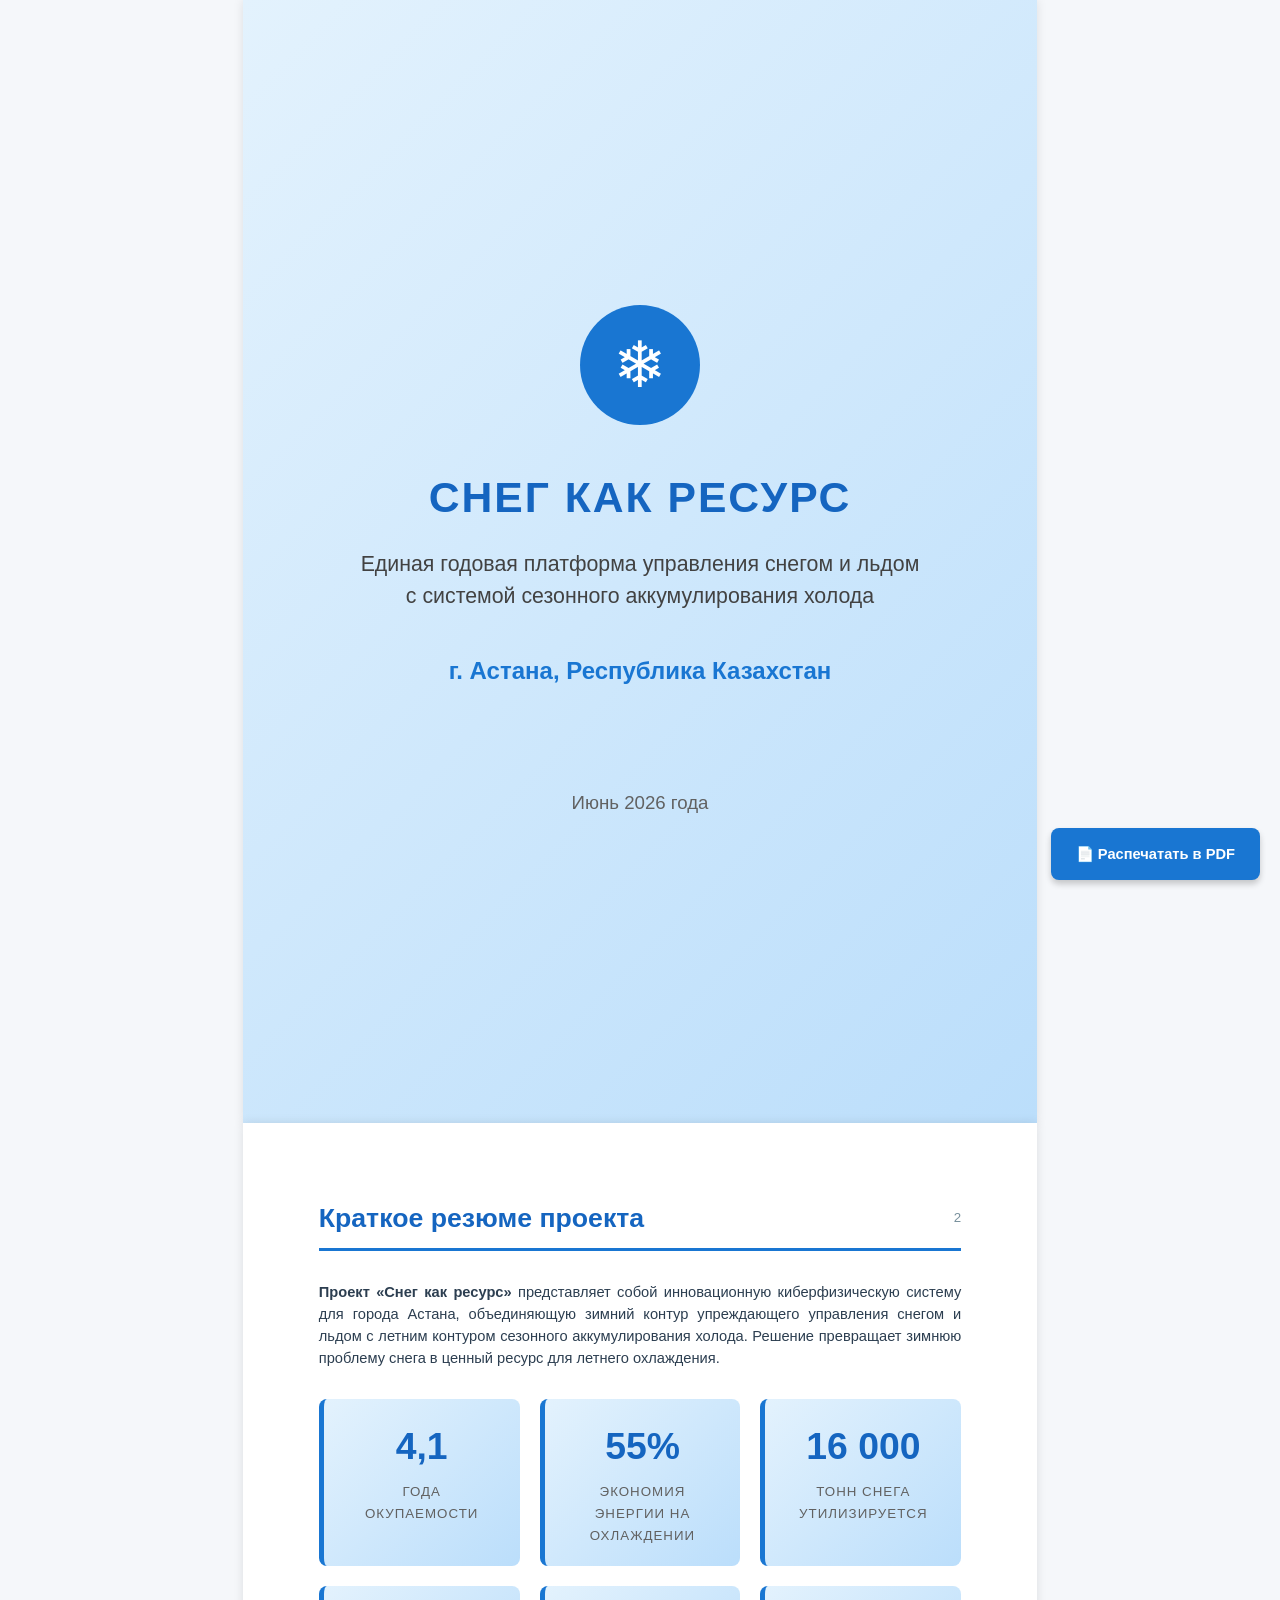
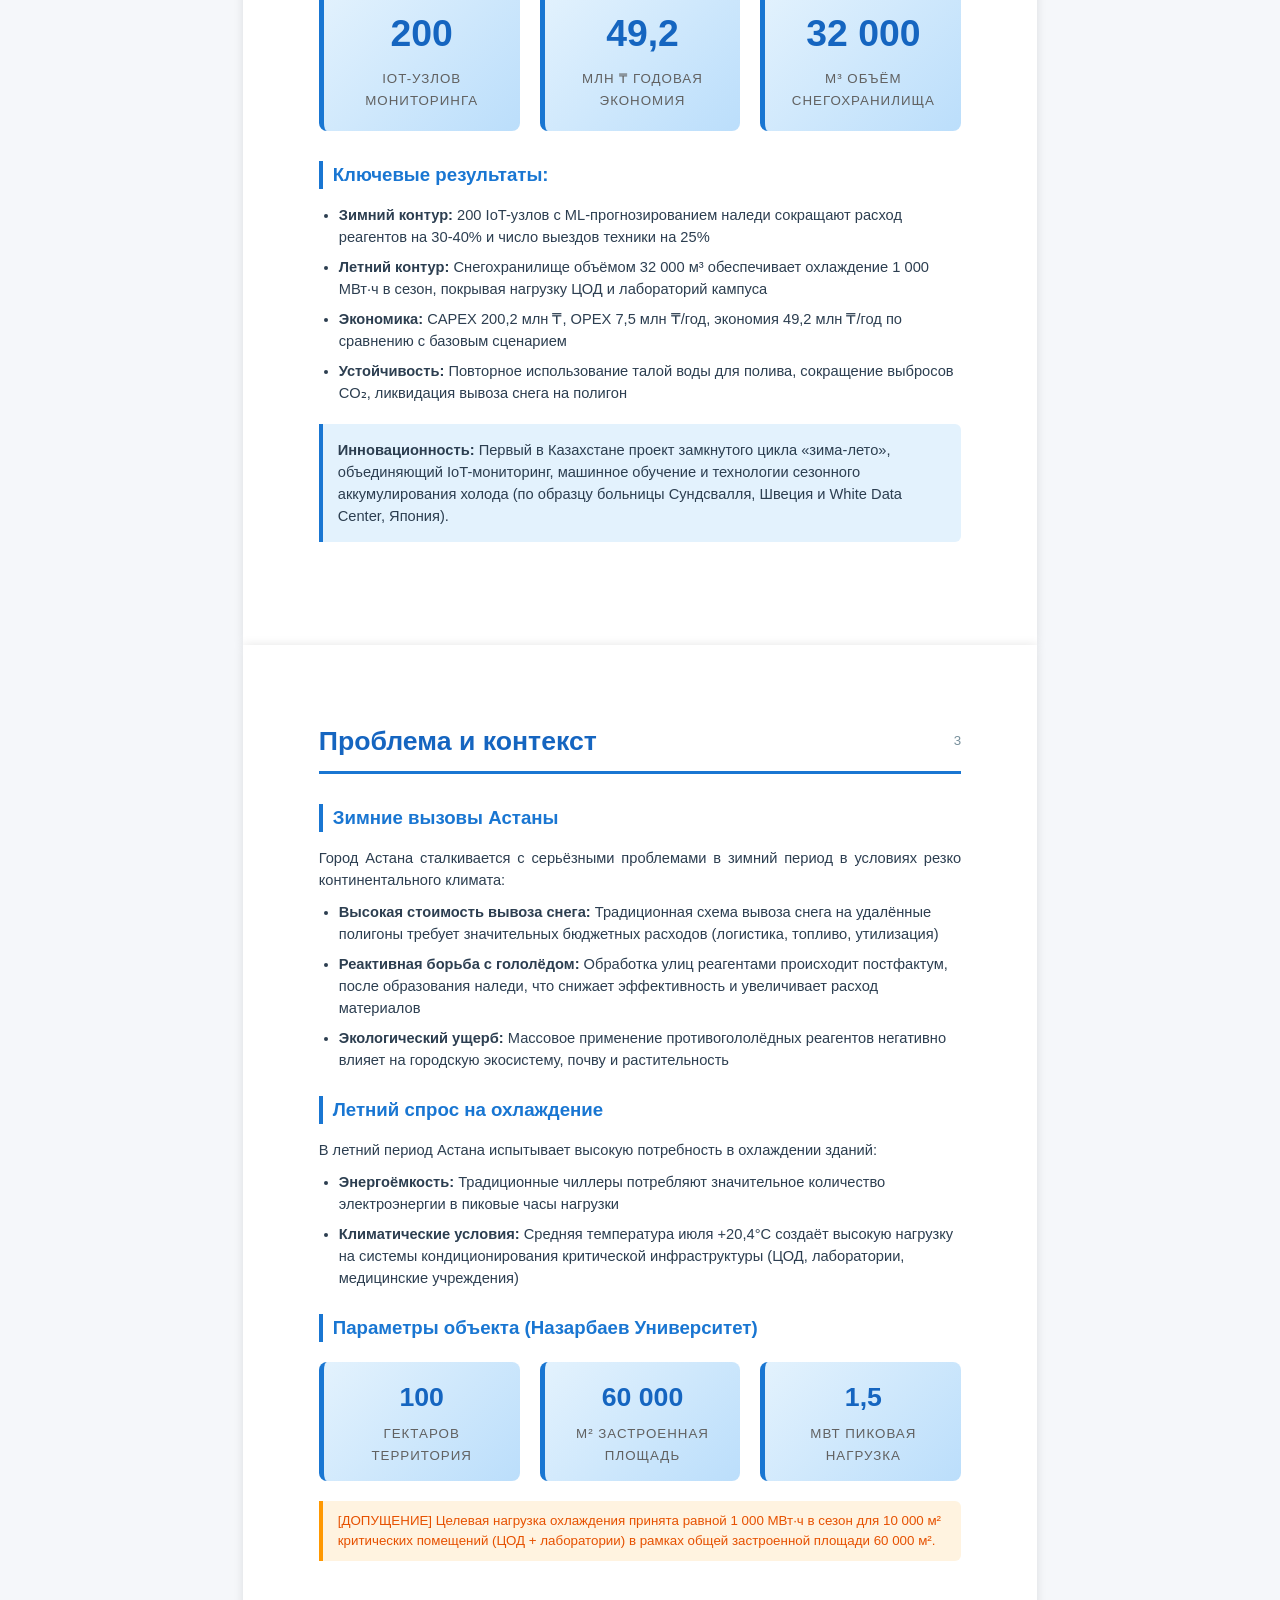
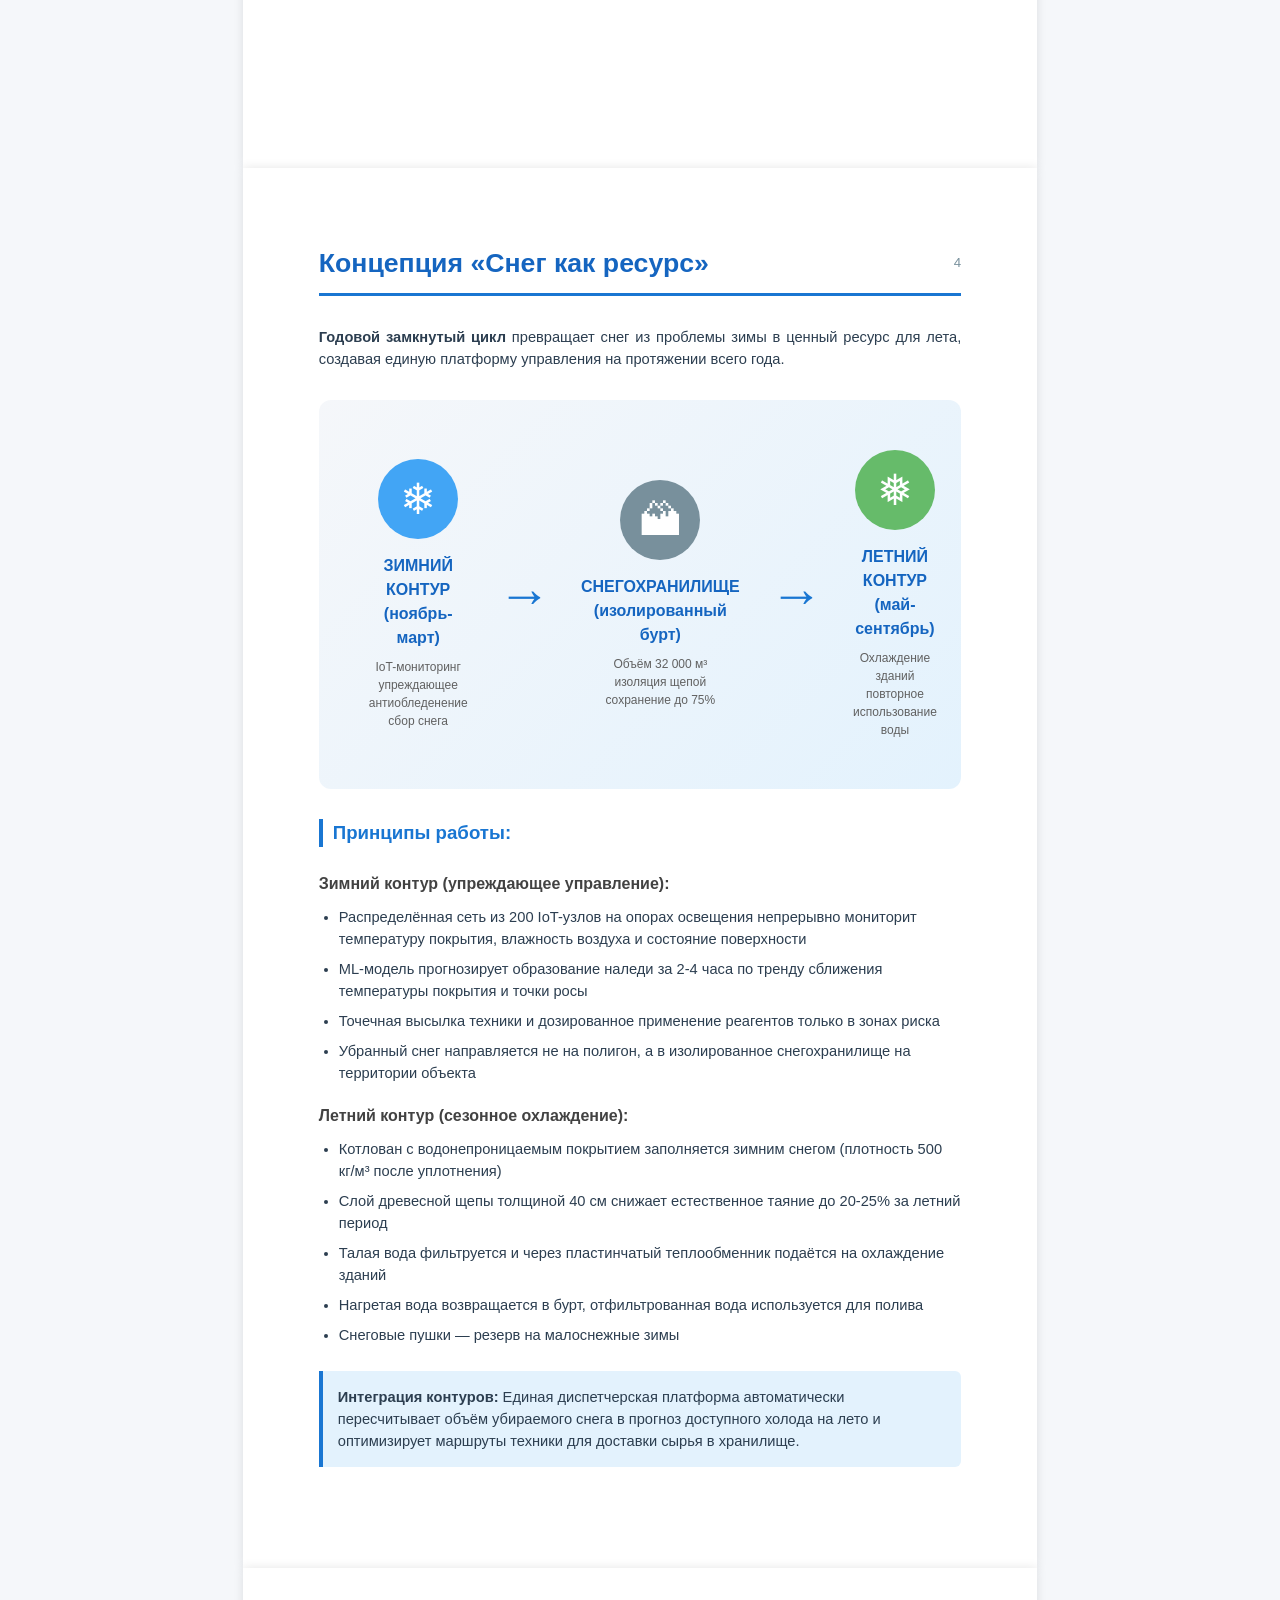
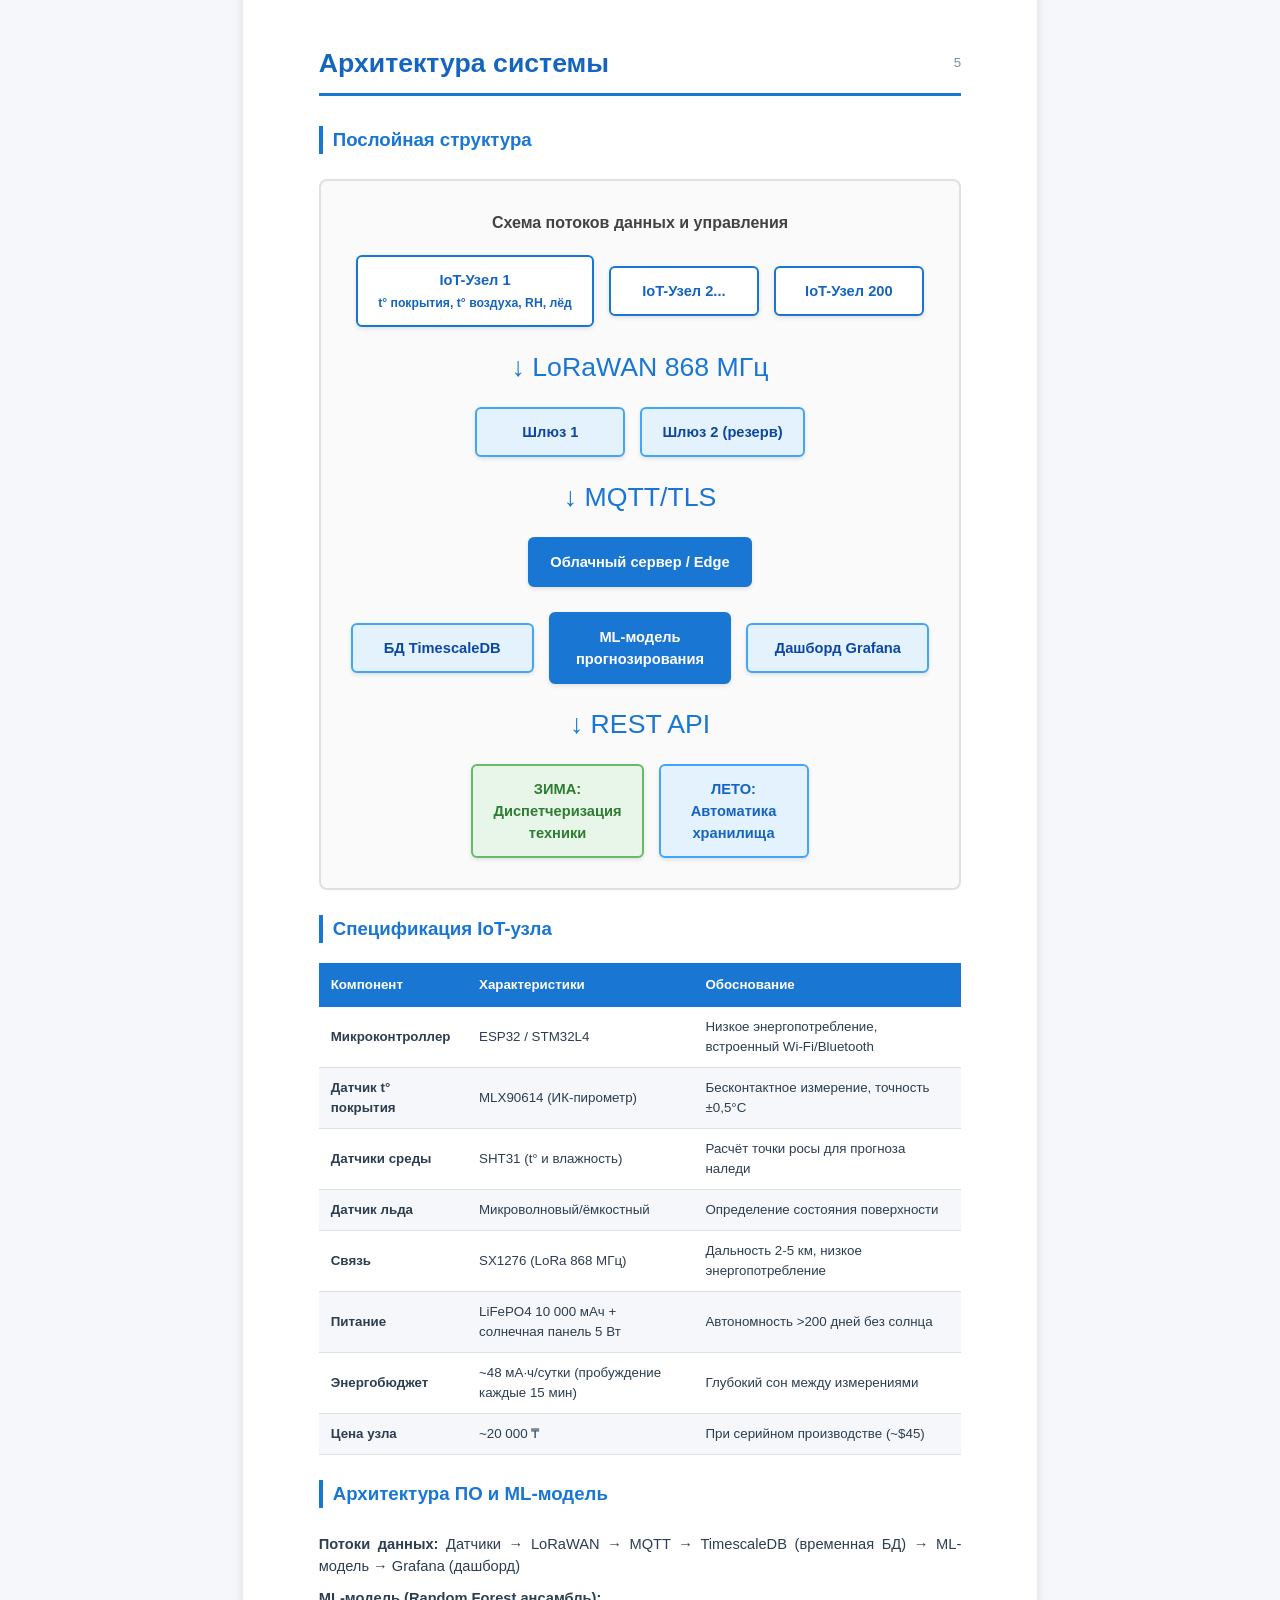
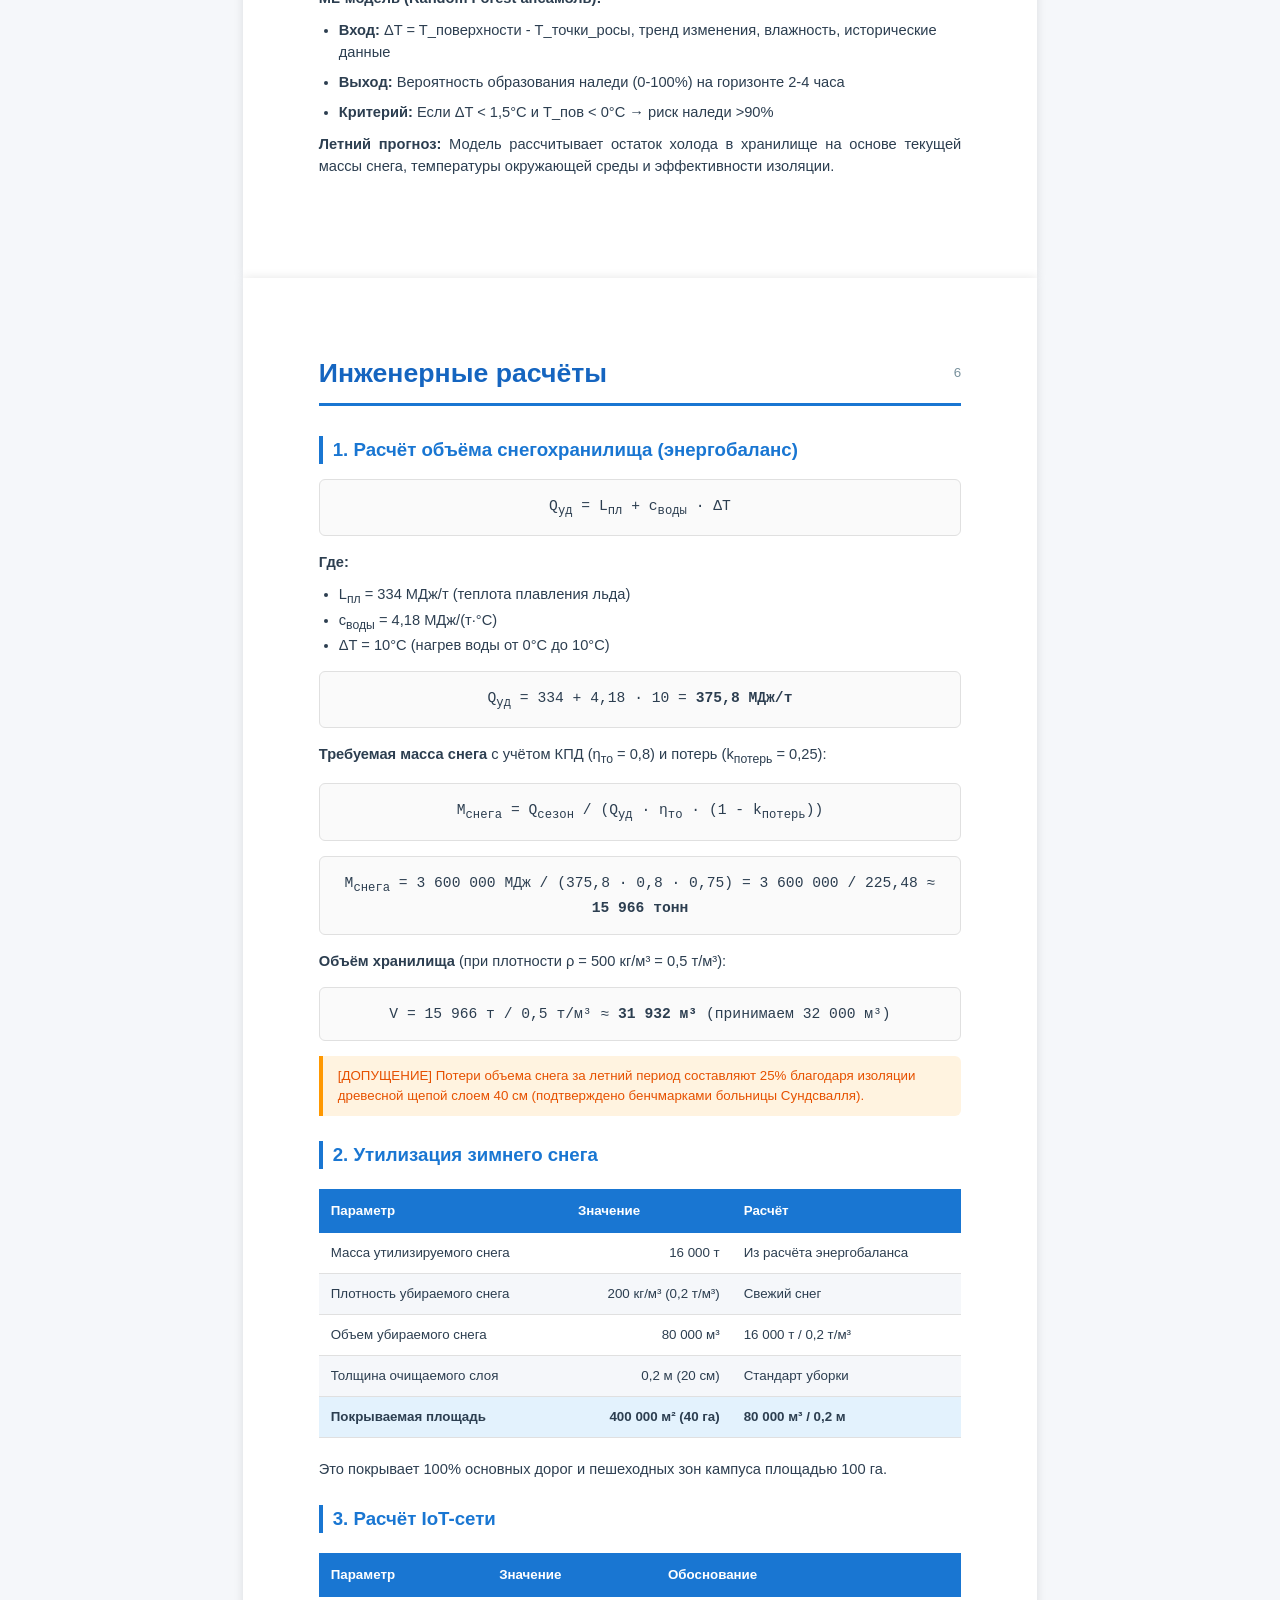
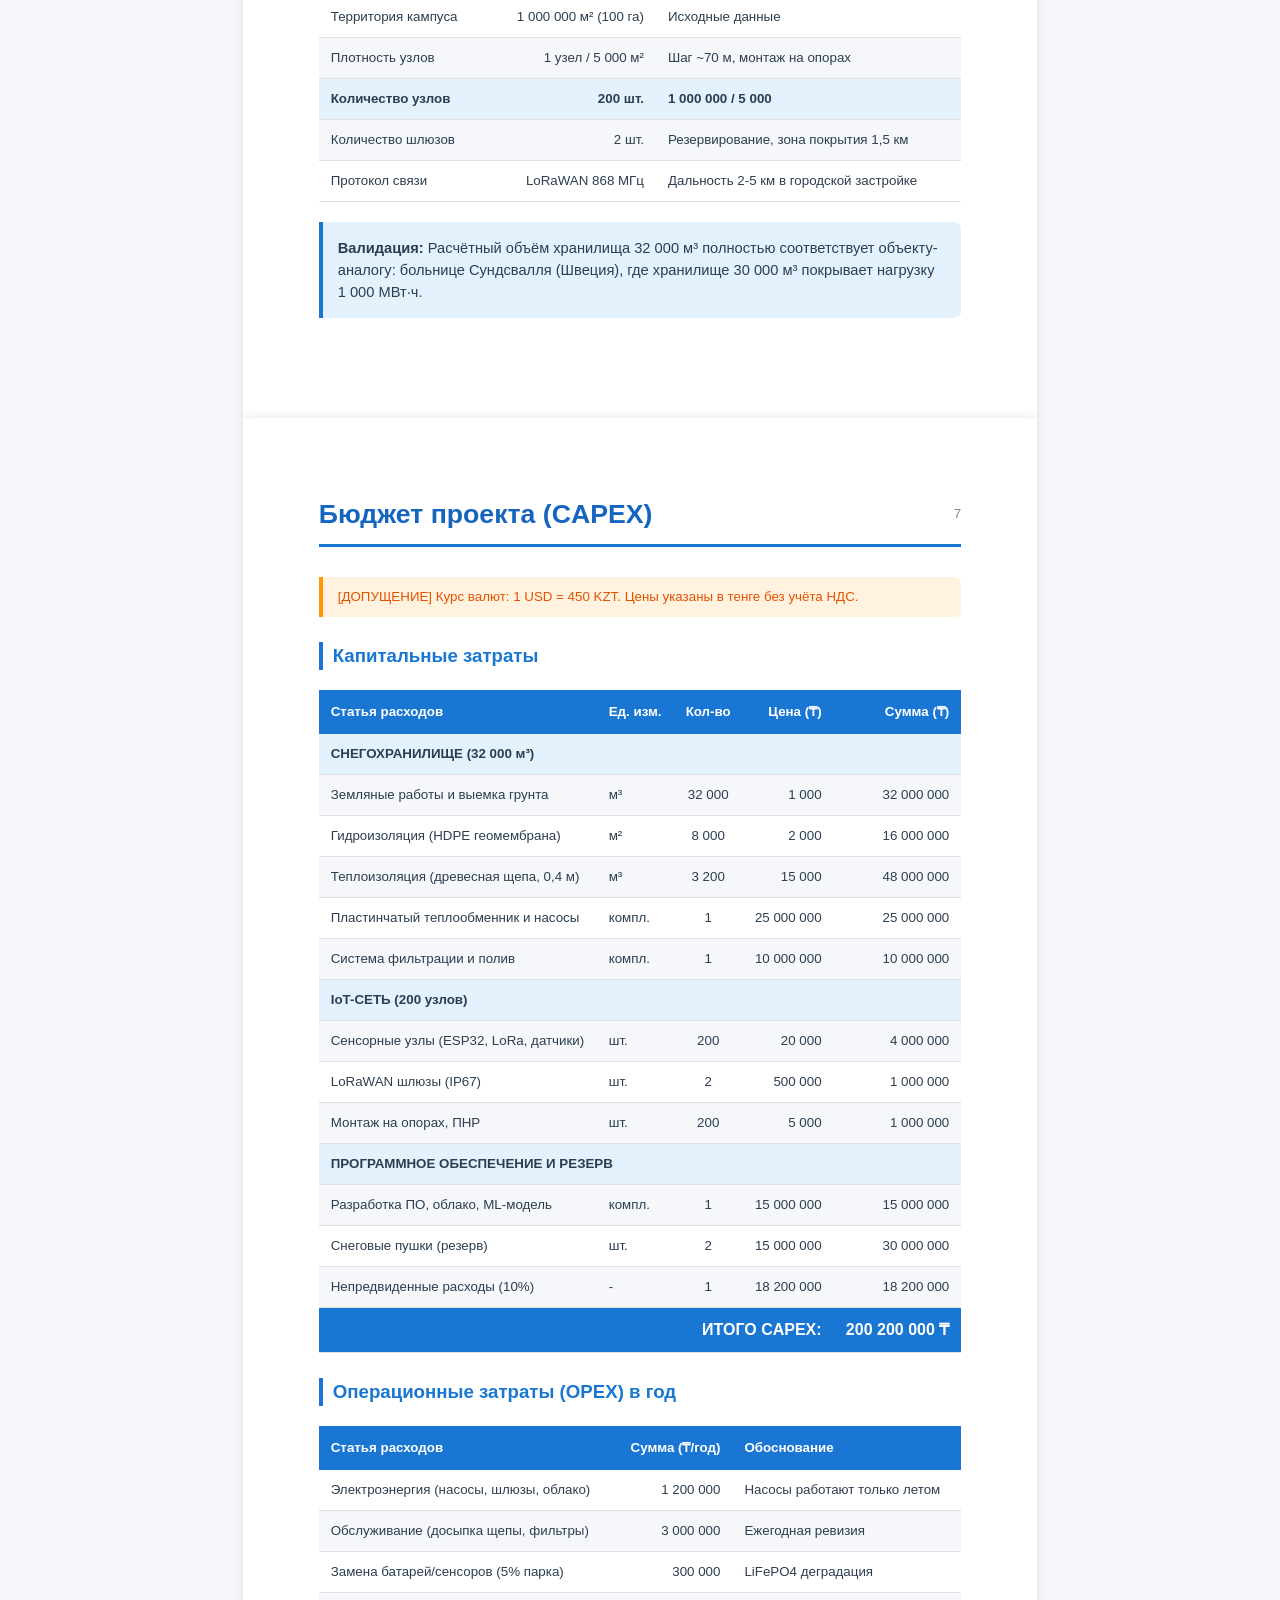
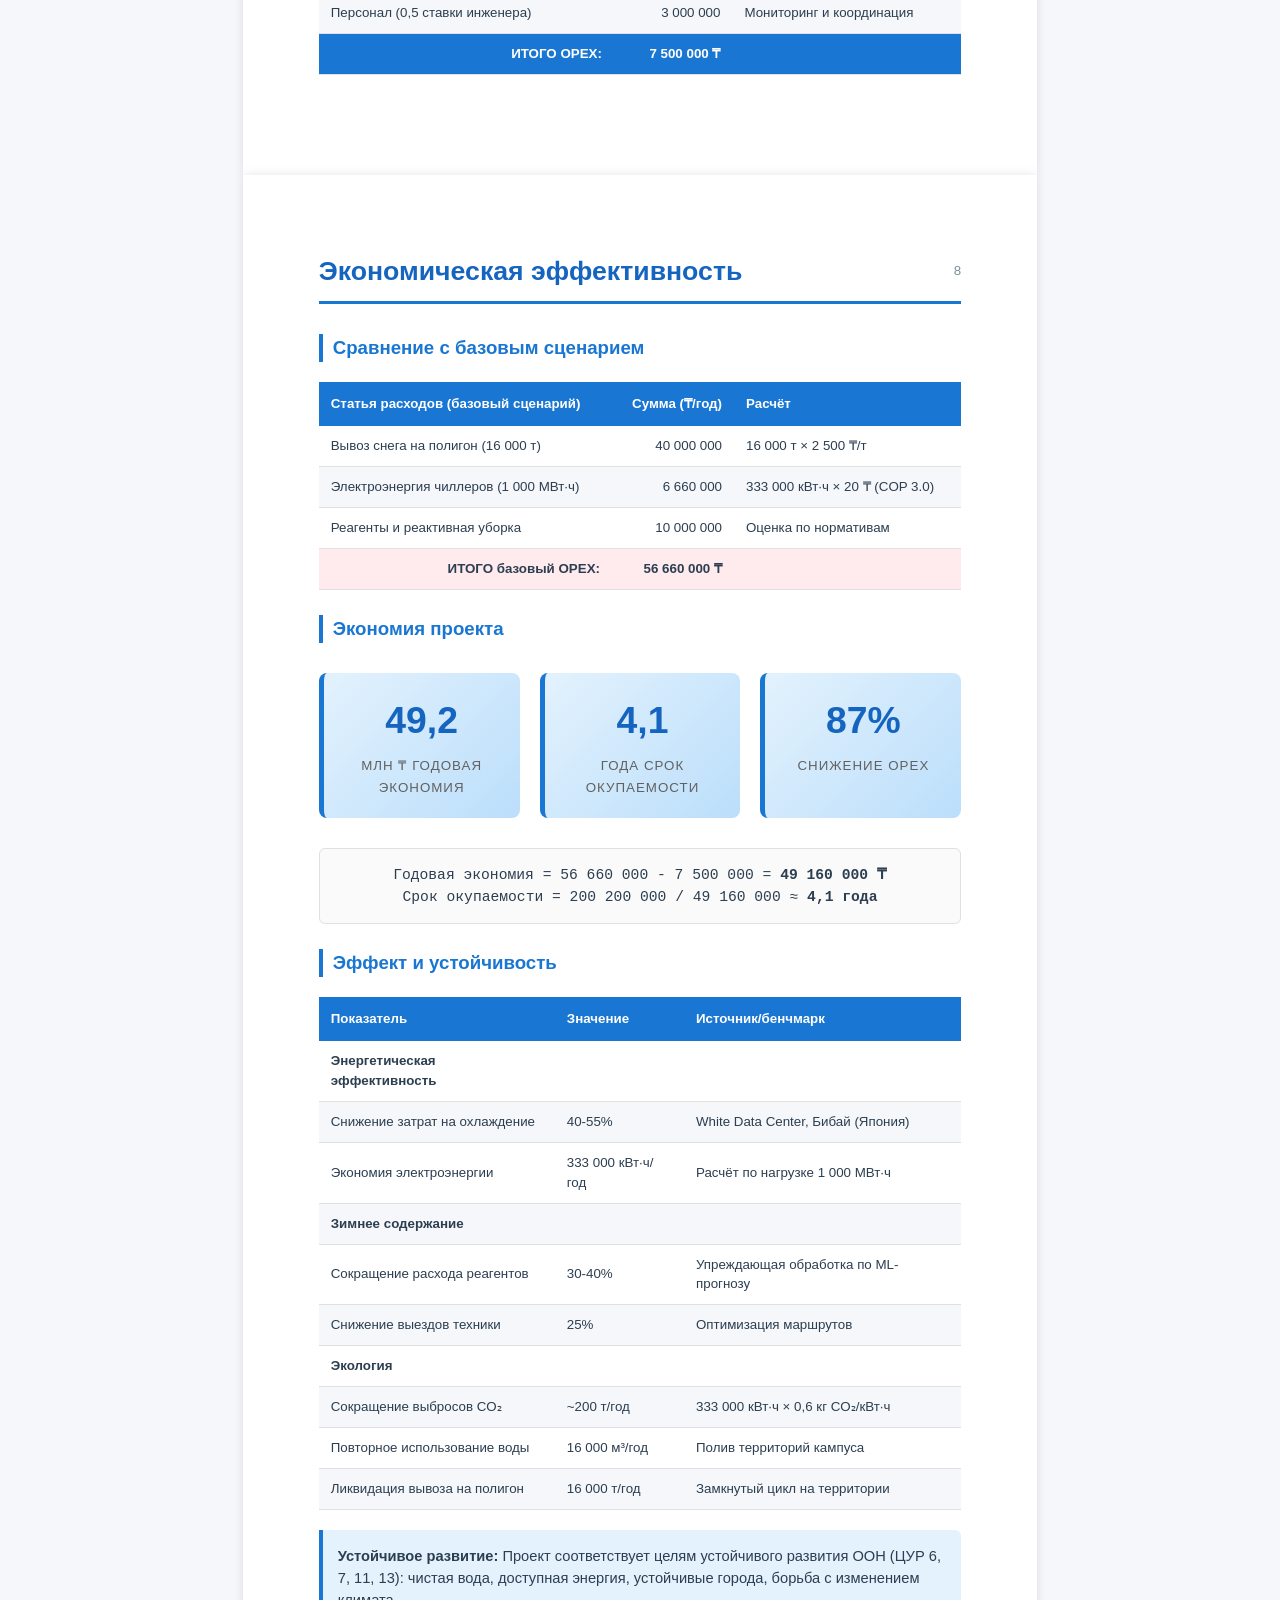
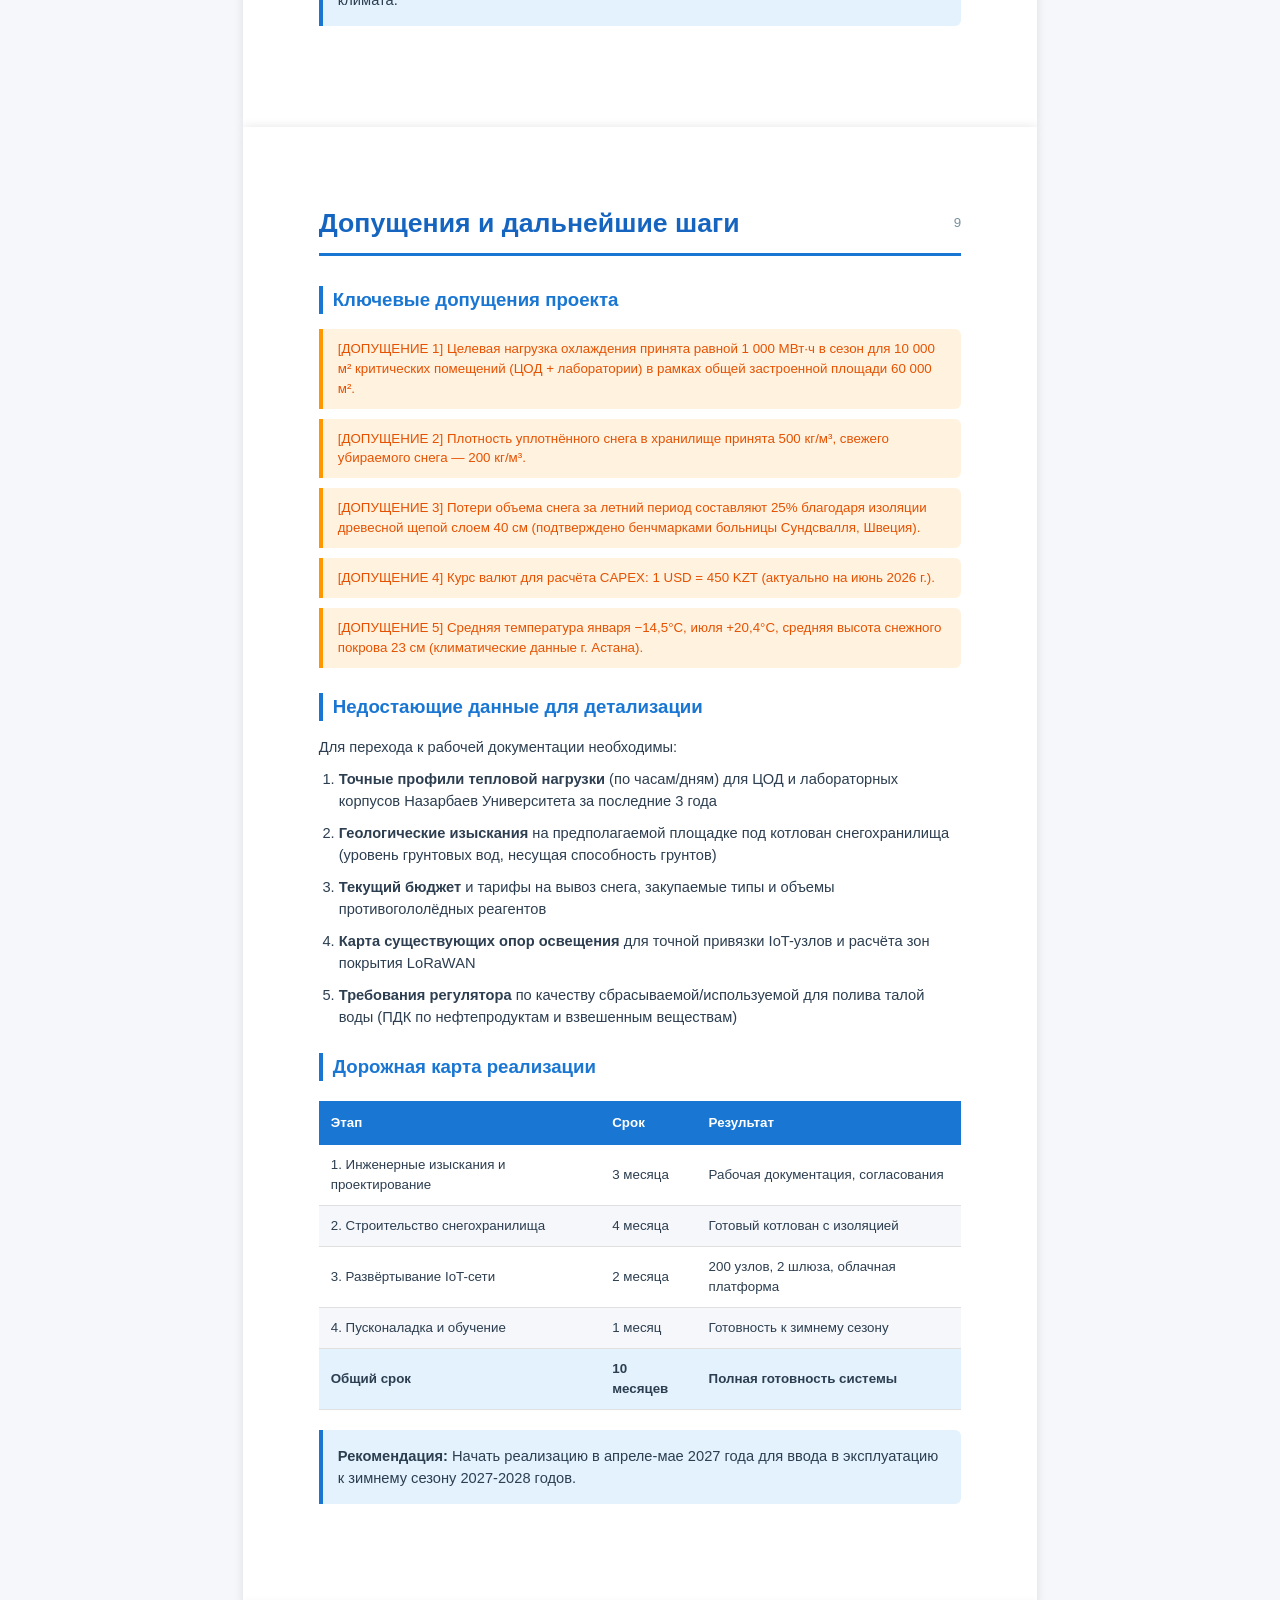
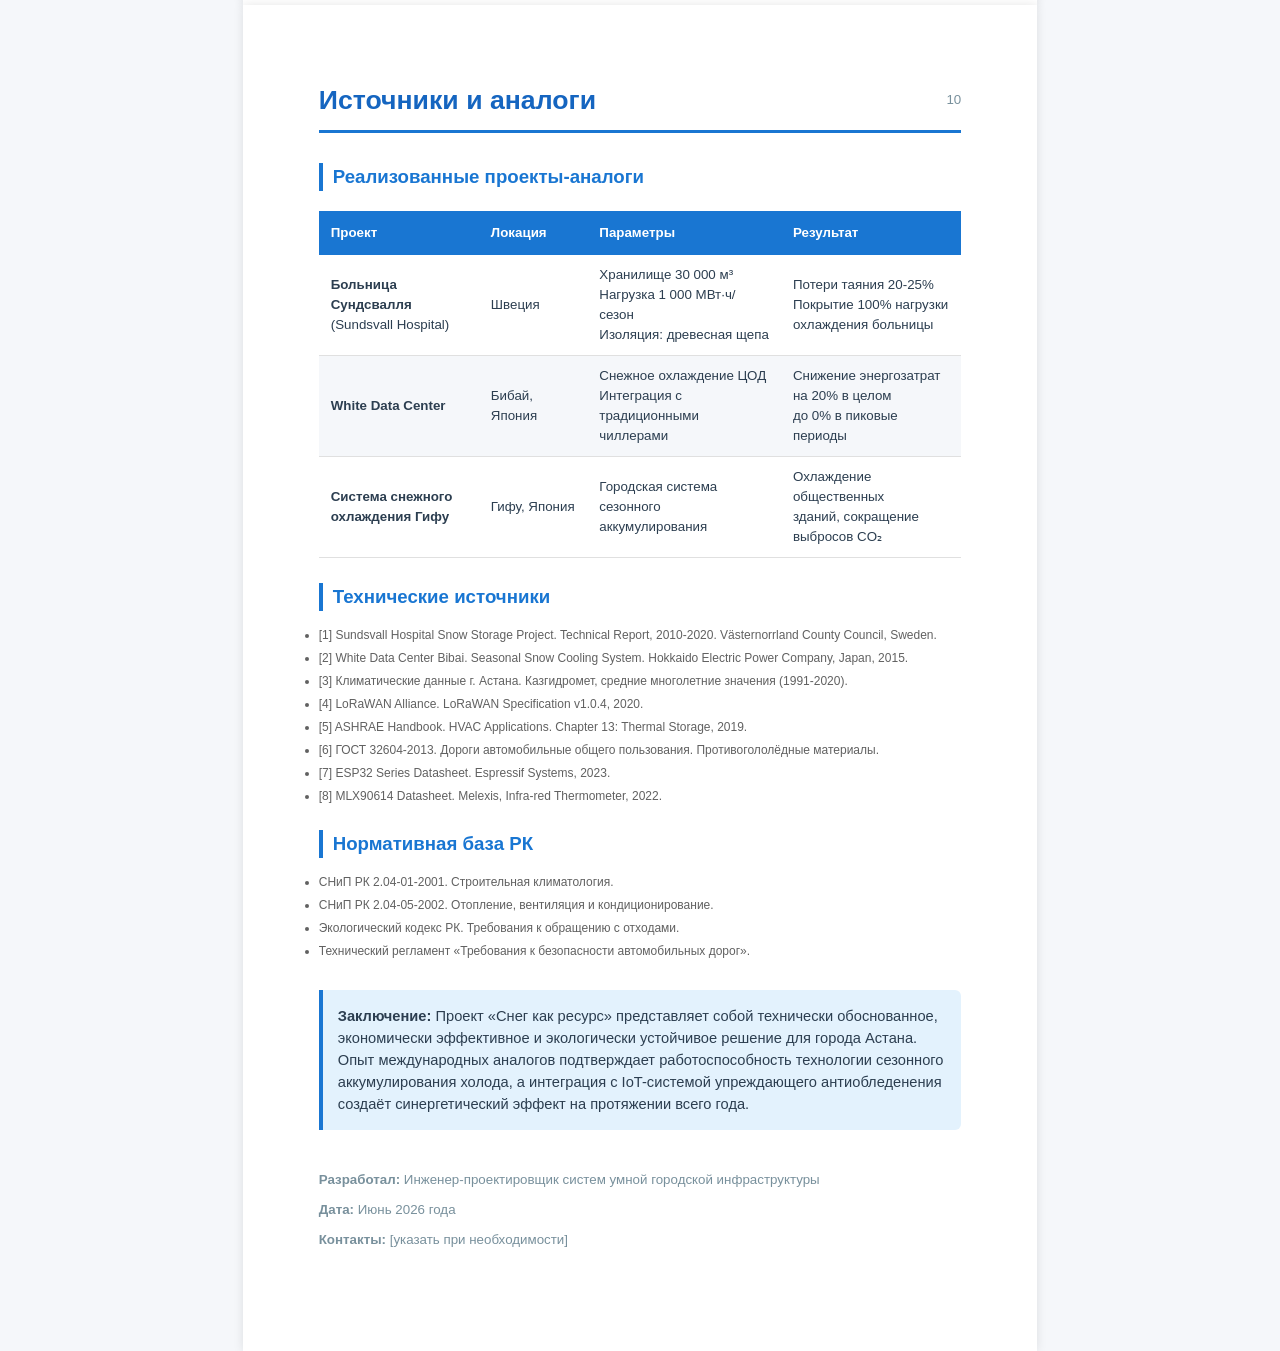
<file: test/snow-resource-project.html>
<!DOCTYPE html>
<html lang="ru">
<head>
    <meta charset="UTF-8">
    <meta name="viewport" content="width=device-width, initial-scale=1.0">
    <title>Снег как ресурс - Проект для г. Астана</title>
    <style>
        * {
            margin: 0;
            padding: 0;
            box-sizing: border-box;
        }
        
        @page {
            size: A4;
            margin: 20mm;
        }
        
        body {
            font-family: 'Segoe UI', Tahoma, Geneva, Verdana, sans-serif;
            font-size: 11pt;
            line-height: 1.5;
            color: #2c3e50;
            background: #f5f7fa;
        }
        
        .page {
            width: 210mm;
            min-height: 297mm;
            padding: 20mm;
            margin: 0 auto;
            background: white;
            box-shadow: 0 0 10px rgba(0,0,0,0.1);
            position: relative;
            page-break-after: always;
        }
        
        .page:last-child {
            page-break-after: auto;
        }
        
        /* Title Page */
        .title-page {
            display: flex;
            flex-direction: column;
            justify-content: center;
            align-items: center;
            text-align: center;
            min-height: 297mm;
            background: linear-gradient(135deg, #e3f2fd 0%, #bbdefb 100%);
        }
        
        .title-page h1 {
            font-size: 32pt;
            color: #1565c0;
            margin-bottom: 20px;
            font-weight: 700;
            text-transform: uppercase;
            letter-spacing: 2px;
        }
        
        .title-page .subtitle {
            font-size: 16pt;
            color: #424242;
            margin-bottom: 40px;
            font-weight: 300;
        }
        
        .title-page .location {
            font-size: 18pt;
            color: #1976d2;
            margin-bottom: 60px;
            font-weight: 600;
        }
        
        .title-page .date {
            font-size: 14pt;
            color: #616161;
            margin-top: 40px;
        }
        
        .title-page .logo-placeholder {
            width: 120px;
            height: 120px;
            background: #1976d2;
            border-radius: 50%;
            margin-bottom: 40px;
            display: flex;
            align-items: center;
            justify-content: center;
            color: white;
            font-size: 48pt;
        }
        
        /* Headers and Navigation */
        .header {
            border-bottom: 3px solid #1976d2;
            padding-bottom: 10px;
            margin-bottom: 30px;
            display: flex;
            justify-content: space-between;
            align-items: center;
        }
        
        .header h2 {
            color: #1565c0;
            font-size: 20pt;
            font-weight: 600;
        }
        
        .page-number {
            color: #78909c;
            font-size: 10pt;
        }
        
        h3 {
            color: #1976d2;
            font-size: 14pt;
            margin: 25px 0 15px 0;
            font-weight: 600;
            border-left: 4px solid #1976d2;
            padding-left: 10px;
        }
        
        h4 {
            color: #424242;
            font-size: 12pt;
            margin: 20px 0 10px 0;
            font-weight: 600;
        }
        
        /* Executive Summary Cards */
        .metrics-grid {
            display: grid;
            grid-template-columns: repeat(3, 1fr);
            gap: 20px;
            margin: 30px 0;
        }
        
        .metric-card {
            background: linear-gradient(135deg, #e3f2fd 0%, #bbdefb 100%);
            border-left: 5px solid #1976d2;
            padding: 20px;
            border-radius: 8px;
            text-align: center;
        }
        
        .metric-card .value {
            font-size: 28pt;
            font-weight: 700;
            color: #1565c0;
            display: block;
            margin-bottom: 5px;
        }
        
        .metric-card .label {
            font-size: 10pt;
            color: #616161;
            text-transform: uppercase;
            letter-spacing: 1px;
        }
        
        /* Tables */
        table {
            width: 100%;
            border-collapse: collapse;
            margin: 20px 0;
            font-size: 10pt;
        }
        
        th {
            background: #1976d2;
            color: white;
            padding: 12px;
            text-align: left;
            font-weight: 600;
        }
        
        td {
            padding: 10px 12px;
            border-bottom: 1px solid #e0e0e0;
        }
        
        tr:nth-child(even) {
            background: #f5f7fa;
        }
        
        tr:hover {
            background: #e3f2fd;
        }
        
        .text-right {
            text-align: right;
        }
        
        .text-center {
            text-align: center;
        }
        
        /* Architecture Diagram */
        .diagram-container {
            background: #fafafa;
            border: 2px solid #e0e0e0;
            border-radius: 8px;
            padding: 30px;
            margin: 25px 0;
            position: relative;
        }
        
        .diagram-title {
            text-align: center;
            font-weight: 600;
            color: #424242;
            margin-bottom: 20px;
            font-size: 12pt;
        }
        
        .diagram-blocks {
            display: flex;
            flex-direction: column;
            gap: 15px;
        }
        
        .diagram-row {
            display: flex;
            justify-content: center;
            align-items: center;
            gap: 15px;
            flex-wrap: wrap;
        }
        
        .diagram-box {
            background: white;
            border: 2px solid #1976d2;
            border-radius: 6px;
            padding: 12px 20px;
            text-align: center;
            font-weight: 600;
            color: #1565c0;
            min-width: 150px;
            box-shadow: 0 2px 4px rgba(0,0,0,0.1);
        }
        
        .diagram-box.secondary {
            border-color: #42a5f5;
            background: #e3f2fd;
            color: #0d47a1;
        }
        
        .diagram-box.accent {
            background: #1976d2;
            color: white;
            border-color: #1976d2;
        }
        
        .arrow-down {
            text-align: center;
            color: #1976d2;
            font-size: 20pt;
            margin: 5px 0;
        }
        
        .arrow-right {
            color: #1976d2;
            font-size: 16pt;
        }
        
        /* Cycle Diagram */
        .cycle-container {
            display: flex;
            justify-content: space-around;
            align-items: center;
            margin: 30px 0;
            padding: 30px;
            background: linear-gradient(135deg, #f5f7fa 0%, #e3f2fd 100%);
            border-radius: 12px;
        }
        
        .cycle-item {
            text-align: center;
            flex: 1;
            padding: 20px;
        }
        
        .cycle-icon {
            width: 80px;
            height: 80px;
            background: #1976d2;
            border-radius: 50%;
            margin: 0 auto 15px;
            display: flex;
            align-items: center;
            justify-content: center;
            color: white;
            font-size: 32pt;
        }
        
        .cycle-item.winter .cycle-icon {
            background: #42a5f5;
        }
        
        .cycle-item.summer .cycle-icon {
            background: #66bb6a;
        }
        
        .cycle-title {
            font-weight: 600;
            color: #1565c0;
            margin-bottom: 8px;
            font-size: 12pt;
        }
        
        .cycle-desc {
            font-size: 9pt;
            color: #616161;
        }
        
        .cycle-arrow {
            font-size: 40pt;
            color: #1976d2;
            margin: 0 10px;
        }
        
        /* Content sections */
        .content-section {
            margin: 25px 0;
        }
        
        .content-section p {
            margin: 10px 0;
            text-align: justify;
        }
        
        .highlight-box {
            background: #e3f2fd;
            border-left: 4px solid #1976d2;
            padding: 15px;
            margin: 20px 0;
            border-radius: 0 6px 6px 0;
        }
        
        .formula {
            background: #fafafa;
            border: 1px solid #e0e0e0;
            padding: 15px;
            margin: 15px 0;
            border-radius: 6px;
            font-family: 'Courier New', monospace;
            text-align: center;
            font-size: 11pt;
        }
        
        .assumption {
            background: #fff3e0;
            border-left: 4px solid #ff9800;
            padding: 10px 15px;
            margin: 10px 0;
            font-size: 10pt;
            color: #e65100;
            border-radius: 0 6px 6px 0;
        }
        
        .sources-list {
            font-size: 9pt;
            color: #616161;
            margin: 15px 0;
        }
        
        .sources-list li {
            margin: 5px 0;
        }
        
        /* Print styles */
        @media print {
            body {
                background: white;
            }
            
            .page {
                box-shadow: none;
                margin: 0;
                width: 100%;
                page-break-after: always;
            }
            
            .no-print {
                display: none;
            }
        }
        
        /* Table of Contents */
        .toc {
            margin: 30px 0;
        }
        
        .toc-item {
            display: flex;
            justify-content: space-between;
            padding: 8px 0;
            border-bottom: 1px dotted #bdbdbd;
        }
        
        .toc-item .title {
            color: #424242;
        }
        
        .toc-item .page {
            color: #78909c;
        }
        
        .toc-section {
            font-weight: 600;
            color: #1976d2;
            margin-top: 15px;
            margin-bottom: 5px;
        }
    </style>
</head>
<body>

<!-- Page 1: Title Page -->
<div class="page title-page">
    <div class="logo-placeholder">❄</div>
    <h1>Снег как ресурс</h1>
    <div class="subtitle">Единая годовая платформа управления снегом и льдом<br>с системой сезонного аккумулирования холода</div>
    <div class="location">г. Астана, Республика Казахстан</div>
    <div class="date">Июнь 2026 года</div>
</div>

<!-- Page 2: Executive Summary -->
<div class="page">
    <div class="header">
        <h2>Краткое резюме проекта</h2>
        <span class="page-number">2</span>
    </div>
    
    <div class="content-section">
        <p><strong>Проект «Снег как ресурс»</strong> представляет собой инновационную киберфизическую систему для города Астана, объединяющую зимний контур упреждающего управления снегом и льдом с летним контуром сезонного аккумулирования холода. Решение превращает зимнюю проблему снега в ценный ресурс для летнего охлаждения.</p>
        
        <div class="metrics-grid">
            <div class="metric-card">
                <span class="value">4,1</span>
                <span class="label">года окупаемости</span>
            </div>
            <div class="metric-card">
                <span class="value">55%</span>
                <span class="label">экономия энергии на охлаждении</span>
            </div>
            <div class="metric-card">
                <span class="value">16 000</span>
                <span class="label">тонн снега утилизируется</span>
            </div>
            <div class="metric-card">
                <span class="value">200</span>
                <span class="label">IoT-узлов мониторинга</span>
            </div>
            <div class="metric-card">
                <span class="value">49,2</span>
                <span class="label">млн ₸ годовая экономия</span>
            </div>
            <div class="metric-card">
                <span class="value">32 000</span>
                <span class="label">м³ объём снегохранилища</span>
            </div>
        </div>
        
        <h3>Ключевые результаты:</h3>
        <ul style="margin-left: 20px; margin-top: 10px;">
            <li style="margin: 8px 0;"><strong>Зимний контур:</strong> 200 IoT-узлов с ML-прогнозированием наледи сокращают расход реагентов на 30-40% и число выездов техники на 25%</li>
            <li style="margin: 8px 0;"><strong>Летний контур:</strong> Снегохранилище объёмом 32 000 м³ обеспечивает охлаждение 1 000 МВт·ч в сезон, покрывая нагрузку ЦОД и лабораторий кампуса</li>
            <li style="margin: 8px 0;"><strong>Экономика:</strong> CAPEX 200,2 млн ₸, OPEX 7,5 млн ₸/год, экономия 49,2 млн ₸/год по сравнению с базовым сценарием</li>
            <li style="margin: 8px 0;"><strong>Устойчивость:</strong> Повторное использование талой воды для полива, сокращение выбросов CO₂, ликвидация вывоза снега на полигон</li>
        </ul>
        
        <div class="highlight-box">
            <strong>Инновационность:</strong> Первый в Казахстане проект замкнутого цикла «зима-лето», объединяющий IoT-мониторинг, машинное обучение и технологии сезонного аккумулирования холода (по образцу больницы Сундсвалля, Швеция и White Data Center, Япония).
        </div>
    </div>
</div>

<!-- Page 3: Problem and Context -->
<div class="page">
    <div class="header">
        <h2>Проблема и контекст</h2>
        <span class="page-number">3</span>
    </div>
    
    <div class="content-section">
        <h3>Зимние вызовы Астаны</h3>
        <p>Город Астана сталкивается с серьёзными проблемами в зимний период в условиях резко континентального климата:</p>
        <ul style="margin-left: 20px; margin-top: 10px;">
            <li style="margin: 8px 0;"><strong>Высокая стоимость вывоза снега:</strong> Традиционная схема вывоза снега на удалённые полигоны требует значительных бюджетных расходов (логистика, топливо, утилизация)</li>
            <li style="margin: 8px 0;"><strong>Реактивная борьба с гололёдом:</strong> Обработка улиц реагентами происходит постфактум, после образования наледи, что снижает эффективность и увеличивает расход материалов</li>
            <li style="margin: 8px 0;"><strong>Экологический ущерб:</strong> Массовое применение противогололёдных реагентов негативно влияет на городскую экосистему, почву и растительность</li>
        </ul>
        
        <h3>Летний спрос на охлаждение</h3>
        <p>В летний период Астана испытывает высокую потребность в охлаждении зданий:</p>
        <ul style="margin-left: 20px; margin-top: 10px;">
            <li style="margin: 8px 0;"><strong>Энергоёмкость:</strong> Традиционные чиллеры потребляют значительное количество электроэнергии в пиковые часы нагрузки</li>
            <li style="margin: 8px 0;"><strong>Климатические условия:</strong> Средняя температура июля +20,4°C создаёт высокую нагрузку на системы кондиционирования критической инфраструктуры (ЦОД, лаборатории, медицинские учреждения)</li>
        </ul>
        
        <h3>Параметры объекта (Назарбаев Университет)</h3>
        <div class="metrics-grid" style="margin: 20px 0;">
            <div class="metric-card" style="padding: 15px;">
                <span class="value" style="font-size: 20pt;">100</span>
                <span class="label">гектаров территория</span>
            </div>
            <div class="metric-card" style="padding: 15px;">
                <span class="value" style="font-size: 20pt;">60 000</span>
                <span class="label">м² застроенная площадь</span>
            </div>
            <div class="metric-card" style="padding: 15px;">
                <span class="value" style="font-size: 20pt;">1,5</span>
                <span class="label">МВт пиковая нагрузка</span>
            </div>
        </div>
        
        <div class="assumption">
            [ДОПУЩЕНИЕ] Целевая нагрузка охлаждения принята равной 1 000 МВт·ч в сезон для 10 000 м² критических помещений (ЦОД + лаборатории) в рамках общей застроенной площади 60 000 м².
        </div>
    </div>
</div>

<!-- Page 4: Concept -->
<div class="page">
    <div class="header">
        <h2>Концепция «Снег как ресурс»</h2>
        <span class="page-number">4</span>
    </div>
    
    <div class="content-section">
        <p><strong>Годовой замкнутый цикл</strong> превращает снег из проблемы зимы в ценный ресурс для лета, создавая единую платформу управления на протяжении всего года.</p>
        
        <div class="cycle-container">
            <div class="cycle-item winter">
                <div class="cycle-icon">❄</div>
                <div class="cycle-title">ЗИМНИЙ КОНТУР<br>(ноябрь-март)</div>
                <div class="cycle-desc">IoT-мониторинг<br>упреждающее<br>антиобледенение<br>сбор снега</div>
            </div>
            <div class="cycle-arrow">→</div>
            <div class="cycle-item">
                <div class="cycle-icon" style="background: #78909c;">🏔</div>
                <div class="cycle-title">СНЕГОХРАНИЛИЩЕ<br>(изолированный<br>бурт)</div>
                <div class="cycle-desc">Объём 32 000 м³<br>изоляция щепой<br>сохранение до 75%</div>
            </div>
            <div class="cycle-arrow">→</div>
            <div class="cycle-item summer">
                <div class="cycle-icon">❅</div>
                <div class="cycle-title">ЛЕТНИЙ КОНТУР<br>(май-сентябрь)</div>
                <div class="cycle-desc">Охлаждение зданий<br>повторное<br>использование воды</div>
            </div>
        </div>
        
        <h3>Принципы работы:</h3>
        <div class="content-section">
            <h4>Зимний контур (упреждающее управление):</h4>
            <ul style="margin-left: 20px;">
                <li style="margin: 8px 0;">Распределённая сеть из 200 IoT-узлов на опорах освещения непрерывно мониторит температуру покрытия, влажность воздуха и состояние поверхности</li>
                <li style="margin: 8px 0;">ML-модель прогнозирует образование наледи за 2-4 часа по тренду сближения температуры покрытия и точки росы</li>
                <li style="margin: 8px 0;">Точечная высылка техники и дозированное применение реагентов только в зонах риска</li>
                <li style="margin: 8px 0;">Убранный снег направляется не на полигон, а в изолированное снегохранилище на территории объекта</li>
            </ul>
            
            <h4>Летний контур (сезонное охлаждение):</h4>
            <ul style="margin-left: 20px;">
                <li style="margin: 8px 0;">Котлован с водонепроницаемым покрытием заполняется зимним снегом (плотность 500 кг/м³ после уплотнения)</li>
                <li style="margin: 8px 0;">Слой древесной щепы толщиной 40 см снижает естественное таяние до 20-25% за летний период</li>
                <li style="margin: 8px 0;">Талая вода фильтруется и через пластинчатый теплообменник подаётся на охлаждение зданий</li>
                <li style="margin: 8px 0;">Нагретая вода возвращается в бурт, отфильтрованная вода используется для полива</li>
                <li style="margin: 8px 0;">Снеговые пушки — резерв на малоснежные зимы</li>
            </ul>
        </div>
        
        <div class="highlight-box">
            <strong>Интеграция контуров:</strong> Единая диспетчерская платформа автоматически пересчитывает объём убираемого снега в прогноз доступного холода на лето и оптимизирует маршруты техники для доставки сырья в хранилище.
        </div>
    </div>
</div>

<!-- Page 5: Architecture -->
<div class="page">
    <div class="header">
        <h2>Архитектура системы</h2>
        <span class="page-number">5</span>
    </div>
    
    <div class="content-section">
        <h3>Послойная структура</h3>
        
        <div class="diagram-container">
            <div class="diagram-title">Схема потоков данных и управления</div>
            <div class="diagram-blocks">
                <div class="diagram-row">
                    <div class="diagram-box">IoT-Узел 1<br><small>t° покрытия, t° воздуха, RH, лёд</small></div>
                    <div class="diagram-box">IoT-Узел 2...</div>
                    <div class="diagram-box">IoT-Узел 200</div>
                </div>
                <div class="arrow-down">↓ LoRaWAN 868 МГц</div>
                <div class="diagram-row">
                    <div class="diagram-box secondary">Шлюз 1</div>
                    <div class="diagram-box secondary">Шлюз 2 (резерв)</div>
                </div>
                <div class="arrow-down">↓ MQTT/TLS</div>
                <div class="diagram-row">
                    <div class="diagram-box accent">Облачный сервер / Edge</div>
                </div>
                <div class="diagram-row" style="margin-top: 10px;">
                    <div class="diagram-box secondary" style="flex: 1;">БД TimescaleDB</div>
                    <div class="diagram-box accent" style="flex: 1;">ML-модель прогнозирования</div>
                    <div class="diagram-box secondary" style="flex: 1;">Дашборд Grafana</div>
                </div>
                <div class="arrow-down">↓ REST API</div>
                <div class="diagram-row">
                    <div class="diagram-box" style="background: #e8f5e9; border-color: #66bb6a; color: #2e7d32;">ЗИМА:<br>Диспетчеризация<br>техники</div>
                    <div class="diagram-box" style="background: #e3f2fd; border-color: #42a5f5; color: #1565c0;">ЛЕТО:<br>Автоматика<br>хранилища</div>
                </div>
            </div>
        </div>
        
        <h3>Спецификация IoT-узла</h3>
        <table>
            <thead>
                <tr>
                    <th>Компонент</th>
                    <th>Характеристики</th>
                    <th>Обоснование</th>
                </tr>
            </thead>
            <tbody>
                <tr>
                    <td><strong>Микроконтроллер</strong></td>
                    <td>ESP32 / STM32L4</td>
                    <td>Низкое энергопотребление, встроенный Wi-Fi/Bluetooth</td>
                </tr>
                <tr>
                    <td><strong>Датчик t° покрытия</strong></td>
                    <td>MLX90614 (ИК-пирометр)</td>
                    <td>Бесконтактное измерение, точность ±0,5°C</td>
                </tr>
                <tr>
                    <td><strong>Датчики среды</strong></td>
                    <td>SHT31 (t° и влажность)</td>
                    <td>Расчёт точки росы для прогноза наледи</td>
                </tr>
                <tr>
                    <td><strong>Датчик льда</strong></td>
                    <td>Микроволновый/ёмкостный</td>
                    <td>Определение состояния поверхности</td>
                </tr>
                <tr>
                    <td><strong>Связь</strong></td>
                    <td>SX1276 (LoRa 868 МГц)</td>
                    <td>Дальность 2-5 км, низкое энергопотребление</td>
                </tr>
                <tr>
                    <td><strong>Питание</strong></td>
                    <td>LiFePO4 10 000 мАч + солнечная панель 5 Вт</td>
                    <td>Автономность >200 дней без солнца</td>
                </tr>
                <tr>
                    <td><strong>Энергобюджет</strong></td>
                    <td>~48 мА·ч/сутки (пробуждение каждые 15 мин)</td>
                    <td>Глубокий сон между измерениями</td>
                </tr>
                <tr>
                    <td><strong>Цена узла</strong></td>
                    <td>~20 000 ₸</td>
                    <td>При серийном производстве (~$45)</td>
                </tr>
            </tbody>
        </table>
        
        <h3>Архитектура ПО и ML-модель</h3>
        <div class="content-section">
            <p><strong>Потоки данных:</strong> Датчики → LoRaWAN → MQTT → TimescaleDB (временная БД) → ML-модель → Grafana (дашборд)</p>
            
            <p><strong>ML-модель (Random Forest ансамбль):</strong></p>
            <ul style="margin-left: 20px;">
                <li style="margin: 8px 0;"><strong>Вход:</strong> ΔT = T_поверхности - T_точки_росы, тренд изменения, влажность, исторические данные</li>
                <li style="margin: 8px 0;"><strong>Выход:</strong> Вероятность образования наледи (0-100%) на горизонте 2-4 часа</li>
                <li style="margin: 8px 0;"><strong>Критерий:</strong> Если ΔT < 1,5°C и T_пов < 0°C → риск наледи >90%</li>
            </ul>
            
            <p><strong>Летний прогноз:</strong> Модель рассчитывает остаток холода в хранилище на основе текущей массы снега, температуры окружающей среды и эффективности изоляции.</p>
        </div>
    </div>
</div>

<!-- Page 6: Engineering Calculations -->
<div class="page">
    <div class="header">
        <h2>Инженерные расчёты</h2>
        <span class="page-number">6</span>
    </div>
    
    <div class="content-section">
        <h3>1. Расчёт объёма снегохранилища (энергобаланс)</h3>
        
        <div class="formula">
            Q<sub>уд</sub> = L<sub>пл</sub> + c<sub>воды</sub> · ΔT
        </div>
        
        <p><strong>Где:</strong></p>
        <ul style="margin-left: 20px; margin-bottom: 15px;">
            <li>L<sub>пл</sub> = 334 МДж/т (теплота плавления льда)</li>
            <li>c<sub>воды</sub> = 4,18 МДж/(т·°C)</li>
            <li>ΔT = 10°C (нагрев воды от 0°C до 10°C)</li>
        </ul>
        
        <div class="formula">
            Q<sub>уд</sub> = 334 + 4,18 · 10 = <strong>375,8 МДж/т</strong>
        </div>
        
        <p><strong>Требуемая масса снега</strong> с учётом КПД (η<sub>то</sub> = 0,8) и потерь (k<sub>потерь</sub> = 0,25):</p>
        
        <div class="formula">
            M<sub>снега</sub> = Q<sub>сезон</sub> / (Q<sub>уд</sub> · η<sub>то</sub> · (1 - k<sub>потерь</sub>))
        </div>
        
        <div class="formula">
            M<sub>снега</sub> = 3 600 000 МДж / (375,8 · 0,8 · 0,75) = 3 600 000 / 225,48 ≈ <strong>15 966 тонн</strong>
        </div>
        
        <p><strong>Объём хранилища</strong> (при плотности ρ = 500 кг/м³ = 0,5 т/м³):</p>
        
        <div class="formula">
            V = 15 966 т / 0,5 т/м³ ≈ <strong>31 932 м³</strong> (принимаем 32 000 м³)
        </div>
        
        <div class="assumption">
            [ДОПУЩЕНИЕ] Потери объема снега за летний период составляют 25% благодаря изоляции древесной щепой слоем 40 см (подтверждено бенчмарками больницы Сундсвалля).
        </div>
        
        <h3>2. Утилизация зимнего снега</h3>
        <table>
            <thead>
                <tr>
                    <th>Параметр</th>
                    <th>Значение</th>
                    <th>Расчёт</th>
                </tr>
            </thead>
            <tbody>
                <tr>
                    <td>Масса утилизируемого снега</td>
                    <td class="text-right">16 000 т</td>
                    <td>Из расчёта энергобаланса</td>
                </tr>
                <tr>
                    <td>Плотность убираемого снега</td>
                    <td class="text-right">200 кг/м³ (0,2 т/м³)</td>
                    <td>Свежий снег</td>
                </tr>
                <tr>
                    <td>Объем убираемого снега</td>
                    <td class="text-right">80 000 м³</td>
                    <td>16 000 т / 0,2 т/м³</td>
                </tr>
                <tr>
                    <td>Толщина очищаемого слоя</td>
                    <td class="text-right">0,2 м (20 см)</td>
                    <td>Стандарт уборки</td>
                </tr>
                <tr style="background: #e3f2fd; font-weight: 600;">
                    <td>Покрываемая площадь</td>
                    <td class="text-right"><strong>400 000 м² (40 га)</strong></td>
                    <td>80 000 м³ / 0,2 м</td>
                </tr>
            </tbody>
        </table>
        
        <p>Это покрывает 100% основных дорог и пешеходных зон кампуса площадью 100 га.</p>
        
        <h3>3. Расчёт IoT-сети</h3>
        <table>
            <thead>
                <tr>
                    <th>Параметр</th>
                    <th>Значение</th>
                    <th>Обоснование</th>
                </tr>
            </thead>
            <tbody>
                <tr>
                    <td>Территория кампуса</td>
                    <td class="text-right">1 000 000 м² (100 га)</td>
                    <td>Исходные данные</td>
                </tr>
                <tr>
                    <td>Плотность узлов</td>
                    <td class="text-right">1 узел / 5 000 м²</td>
                    <td>Шаг ~70 м, монтаж на опорах</td>
                </tr>
                <tr style="background: #e3f2fd; font-weight: 600;">
                    <td>Количество узлов</td>
                    <td class="text-right"><strong>200 шт.</strong></td>
                    <td>1 000 000 / 5 000</td>
                </tr>
                <tr>
                    <td>Количество шлюзов</td>
                    <td class="text-right">2 шт.</td>
                    <td>Резервирование, зона покрытия 1,5 км</td>
                </tr>
                <tr>
                    <td>Протокол связи</td>
                    <td class="text-right">LoRaWAN 868 МГц</td>
                    <td>Дальность 2-5 км в городской застройке</td>
                </tr>
            </tbody>
        </table>
        
        <div class="highlight-box">
            <strong>Валидация:</strong> Расчётный объём хранилища 32 000 м³ полностью соответствует объекту-аналогу: больнице Сундсвалля (Швеция), где хранилище 30 000 м³ покрывает нагрузку 1 000 МВт·ч.
        </div>
    </div>
</div>

<!-- Page 7: Budget CAPEX -->
<div class="page">
    <div class="header">
        <h2>Бюджет проекта (CAPEX)</h2>
        <span class="page-number">7</span>
    </div>
    
    <div class="content-section">
        <div class="assumption">
            [ДОПУЩЕНИЕ] Курс валют: 1 USD = 450 KZT. Цены указаны в тенге без учёта НДС.
        </div>
        
        <h3>Капитальные затраты</h3>
        <table>
            <thead>
                <tr>
                    <th>Статья расходов</th>
                    <th>Ед. изм.</th>
                    <th class="text-center">Кол-во</th>
                    <th class="text-right">Цена (₸)</th>
                    <th class="text-right">Сумма (₸)</th>
                </tr>
            </thead>
            <tbody>
                <tr style="background: #e3f2fd; font-weight: 600;">
                    <td colspan="5">СНЕГОХРАНИЛИЩЕ (32 000 м³)</td>
                </tr>
                <tr>
                    <td>Земляные работы и выемка грунта</td>
                    <td>м³</td>
                    <td class="text-center">32 000</td>
                    <td class="text-right">1 000</td>
                    <td class="text-right">32 000 000</td>
                </tr>
                <tr>
                    <td>Гидроизоляция (HDPE геомембрана)</td>
                    <td>м²</td>
                    <td class="text-center">8 000</td>
                    <td class="text-right">2 000</td>
                    <td class="text-right">16 000 000</td>
                </tr>
                <tr>
                    <td>Теплоизоляция (древесная щепа, 0,4 м)</td>
                    <td>м³</td>
                    <td class="text-center">3 200</td>
                    <td class="text-right">15 000</td>
                    <td class="text-right">48 000 000</td>
                </tr>
                <tr>
                    <td>Пластинчатый теплообменник и насосы</td>
                    <td>компл.</td>
                    <td class="text-center">1</td>
                    <td class="text-right">25 000 000</td>
                    <td class="text-right">25 000 000</td>
                </tr>
                <tr>
                    <td>Система фильтрации и полив</td>
                    <td>компл.</td>
                    <td class="text-center">1</td>
                    <td class="text-right">10 000 000</td>
                    <td class="text-right">10 000 000</td>
                </tr>
                <tr style="background: #e3f2fd; font-weight: 600;">
                    <td colspan="5">IoT-СЕТЬ (200 узлов)</td>
                </tr>
                <tr>
                    <td>Сенсорные узлы (ESP32, LoRa, датчики)</td>
                    <td>шт.</td>
                    <td class="text-center">200</td>
                    <td class="text-right">20 000</td>
                    <td class="text-right">4 000 000</td>
                </tr>
                <tr>
                    <td>LoRaWAN шлюзы (IP67)</td>
                    <td>шт.</td>
                    <td class="text-center">2</td>
                    <td class="text-right">500 000</td>
                    <td class="text-right">1 000 000</td>
                </tr>
                <tr>
                    <td>Монтаж на опорах, ПНР</td>
                    <td>шт.</td>
                    <td class="text-center">200</td>
                    <td class="text-right">5 000</td>
                    <td class="text-right">1 000 000</td>
                </tr>
                <tr style="background: #e3f2fd; font-weight: 600;">
                    <td colspan="5">ПРОГРАММНОЕ ОБЕСПЕЧЕНИЕ И РЕЗЕРВ</td>
                </tr>
                <tr>
                    <td>Разработка ПО, облако, ML-модель</td>
                    <td>компл.</td>
                    <td class="text-center">1</td>
                    <td class="text-right">15 000 000</td>
                    <td class="text-right">15 000 000</td>
                </tr>
                <tr>
                    <td>Снеговые пушки (резерв)</td>
                    <td>шт.</td>
                    <td class="text-center">2</td>
                    <td class="text-right">15 000 000</td>
                    <td class="text-right">30 000 000</td>
                </tr>
                <tr>
                    <td>Непредвиденные расходы (10%)</td>
                    <td>-</td>
                    <td class="text-center">1</td>
                    <td class="text-right">18 200 000</td>
                    <td class="text-right">18 200 000</td>
                </tr>
                <tr style="background: #1976d2; color: white; font-weight: 700; font-size: 12pt;">
                    <td colspan="4" class="text-right">ИТОГО CAPEX:</td>
                    <td class="text-right"><strong>200 200 000 ₸</strong></td>
                </tr>
            </tbody>
        </table>
        
        <h3>Операционные затраты (OPEX) в год</h3>
        <table>
            <thead>
                <tr>
                    <th>Статья расходов</th>
                    <th class="text-right">Сумма (₸/год)</th>
                    <th>Обоснование</th>
                </tr>
            </thead>
            <tbody>
                <tr>
                    <td>Электроэнергия (насосы, шлюзы, облако)</td>
                    <td class="text-right">1 200 000</td>
                    <td>Насосы работают только летом</td>
                </tr>
                <tr>
                    <td>Обслуживание (досыпка щепы, фильтры)</td>
                    <td class="text-right">3 000 000</td>
                    <td>Ежегодная ревизия</td>
                </tr>
                <tr>
                    <td>Замена батарей/сенсоров (5% парка)</td>
                    <td class="text-right">300 000</td>
                    <td>LiFePO4 деградация</td>
                </tr>
                <tr>
                    <td>Персонал (0,5 ставки инженера)</td>
                    <td class="text-right">3 000 000</td>
                    <td>Мониторинг и координация</td>
                </tr>
                <tr style="background: #1976d2; color: white; font-weight: 700;">
                    <td class="text-right"><strong>ИТОГО OPEX:</strong></td>
                    <td class="text-right"><strong>7 500 000 ₸</strong></td>
                    <td></td>
                </tr>
            </tbody>
        </table>
    </div>
</div>

<!-- Page 8: Budget Analysis and Effect -->
<div class="page">
    <div class="header">
        <h2>Экономическая эффективность</h2>
        <span class="page-number">8</span>
    </div>
    
    <div class="content-section">
        <h3>Сравнение с базовым сценарием</h3>
        
        <table>
            <thead>
                <tr>
                    <th>Статья расходов (базовый сценарий)</th>
                    <th class="text-right">Сумма (₸/год)</th>
                    <th>Расчёт</th>
                </tr>
            </thead>
            <tbody>
                <tr>
                    <td>Вывоз снега на полигон (16 000 т)</td>
                    <td class="text-right">40 000 000</td>
                    <td>16 000 т × 2 500 ₸/т</td>
                </tr>
                <tr>
                    <td>Электроэнергия чиллеров (1 000 МВт·ч)</td>
                    <td class="text-right">6 660 000</td>
                    <td>333 000 кВт·ч × 20 ₸ (COP 3.0)</td>
                </tr>
                <tr>
                    <td>Реагенты и реактивная уборка</td>
                    <td class="text-right">10 000 000</td>
                    <td>Оценка по нормативам</td>
                </tr>
                <tr style="background: #ffebee; font-weight: 700;">
                    <td class="text-right"><strong>ИТОГО базовый OPEX:</strong></td>
                    <td class="text-right"><strong>56 660 000 ₸</strong></td>
                    <td></td>
                </tr>
            </tbody>
        </table>
        
        <h3>Экономия проекта</h3>
        <div class="metrics-grid">
            <div class="metric-card">
                <span class="value">49,2</span>
                <span class="label">млн ₸ годовая экономия</span>
            </div>
            <div class="metric-card">
                <span class="value">4,1</span>
                <span class="label">года срок окупаемости</span>
            </div>
            <div class="metric-card">
                <span class="value">87%</span>
                <span class="label">снижение OPEX</span>
            </div>
        </div>
        
        <div class="formula">
            Годовая экономия = 56 660 000 - 7 500 000 = <strong>49 160 000 ₸</strong><br>
            Срок окупаемости = 200 200 000 / 49 160 000 ≈ <strong>4,1 года</strong>
        </div>
        
        <h3>Эффект и устойчивость</h3>
        
        <table>
            <thead>
                <tr>
                    <th>Показатель</th>
                    <th>Значение</th>
                    <th>Источник/бенчмарк</th>
                </tr>
            </thead>
            <tbody>
                <tr>
                    <td><strong>Энергетическая эффективность</strong></td>
                    <td></td>
                    <td></td>
                </tr>
                <tr>
                    <td>Снижение затрат на охлаждение</td>
                    <td>40-55%</td>
                    <td>White Data Center, Бибай (Япония)</td>
                </tr>
                <tr>
                    <td>Экономия электроэнергии</td>
                    <td>333 000 кВт·ч/год</td>
                    <td>Расчёт по нагрузке 1 000 МВт·ч</td>
                </tr>
                <tr>
                    <td><strong>Зимнее содержание</strong></td>
                    <td></td>
                    <td></td>
                </tr>
                <tr>
                    <td>Сокращение расхода реагентов</td>
                    <td>30-40%</td>
                    <td>Упреждающая обработка по ML-прогнозу</td>
                </tr>
                <tr>
                    <td>Снижение выездов техники</td>
                    <td>25%</td>
                    <td>Оптимизация маршрутов</td>
                </tr>
                <tr>
                    <td><strong>Экология</strong></td>
                    <td></td>
                    <td></td>
                </tr>
                <tr>
                    <td>Сокращение выбросов CO₂</td>
                    <td>~200 т/год</td>
                    <td>333 000 кВт·ч × 0,6 кг CO₂/кВт·ч</td>
                </tr>
                <tr>
                    <td>Повторное использование воды</td>
                    <td>16 000 м³/год</td>
                    <td>Полив территорий кампуса</td>
                </tr>
                <tr>
                    <td>Ликвидация вывоза на полигон</td>
                    <td>16 000 т/год</td>
                    <td>Замкнутый цикл на территории</td>
                </tr>
            </tbody>
        </table>
        
        <div class="highlight-box">
            <strong>Устойчивое развитие:</strong> Проект соответствует целям устойчивого развития ООН (ЦУР 6, 7, 11, 13): чистая вода, доступная энергия, устойчивые города, борьба с изменением климата.
        </div>
    </div>
</div>

<!-- Page 9: Assumptions and Next Steps -->
<div class="page">
    <div class="header">
        <h2>Допущения и дальнейшие шаги</h2>
        <span class="page-number">9</span>
    </div>
    
    <div class="content-section">
        <h3>Ключевые допущения проекта</h3>
        
        <div class="assumption">
            [ДОПУЩЕНИЕ 1] Целевая нагрузка охлаждения принята равной 1 000 МВт·ч в сезон для 10 000 м² критических помещений (ЦОД + лаборатории) в рамках общей застроенной площади 60 000 м².
        </div>
        
        <div class="assumption">
            [ДОПУЩЕНИЕ 2] Плотность уплотнённого снега в хранилище принята 500 кг/м³, свежего убираемого снега — 200 кг/м³.
        </div>
        
        <div class="assumption">
            [ДОПУЩЕНИЕ 3] Потери объема снега за летний период составляют 25% благодаря изоляции древесной щепой слоем 40 см (подтверждено бенчмарками больницы Сундсвалля, Швеция).
        </div>
        
        <div class="assumption">
            [ДОПУЩЕНИЕ 4] Курс валют для расчёта CAPEX: 1 USD = 450 KZT (актуально на июнь 2026 г.).
        </div>
        
        <div class="assumption">
            [ДОПУЩЕНИЕ 5] Средняя температура января −14,5°C, июля +20,4°C, средняя высота снежного покрова 23 см (климатические данные г. Астана).
        </div>
        
        <h3>Недостающие данные для детализации</h3>
        <p>Для перехода к рабочей документации необходимы:</p>
        <ol style="margin-left: 20px; margin-top: 10px;">
            <li style="margin: 10px 0;"><strong>Точные профили тепловой нагрузки</strong> (по часам/дням) для ЦОД и лабораторных корпусов Назарбаев Университета за последние 3 года</li>
            <li style="margin: 10px 0;"><strong>Геологические изыскания</strong> на предполагаемой площадке под котлован снегохранилища (уровень грунтовых вод, несущая способность грунтов)</li>
            <li style="margin: 10px 0;"><strong>Текущий бюджет</strong> и тарифы на вывоз снега, закупаемые типы и объемы противогололёдных реагентов</li>
            <li style="margin: 10px 0;"><strong>Карта существующих опор освещения</strong> для точной привязки IoT-узлов и расчёта зон покрытия LoRaWAN</li>
            <li style="margin: 10px 0;"><strong>Требования регулятора</strong> по качеству сбрасываемой/используемой для полива талой воды (ПДК по нефтепродуктам и взвешенным веществам)</li>
        </ol>
        
        <h3>Дорожная карта реализации</h3>
        <table>
            <thead>
                <tr>
                    <th>Этап</th>
                    <th>Срок</th>
                    <th>Результат</th>
                </tr>
            </thead>
            <tbody>
                <tr>
                    <td>1. Инженерные изыскания и проектирование</td>
                    <td>3 месяца</td>
                    <td>Рабочая документация, согласования</td>
                </tr>
                <tr>
                    <td>2. Строительство снегохранилища</td>
                    <td>4 месяца</td>
                    <td>Готовый котлован с изоляцией</td>
                </tr>
                <tr>
                    <td>3. Развёртывание IoT-сети</td>
                    <td>2 месяца</td>
                    <td>200 узлов, 2 шлюза, облачная платформа</td>
                </tr>
                <tr>
                    <td>4. Пусконаладка и обучение</td>
                    <td>1 месяц</td>
                    <td>Готовность к зимнему сезону</td>
                </tr>
                <tr style="background: #e3f2fd; font-weight: 600;">
                    <td><strong>Общий срок</strong></td>
                    <td><strong>10 месяцев</strong></td>
                    <td><strong>Полная готовность системы</strong></td>
                </tr>
            </tbody>
        </table>
        
        <div class="highlight-box">
            <strong>Рекомендация:</strong> Начать реализацию в апреле-мае 2027 года для ввода в эксплуатацию к зимнему сезону 2027-2028 годов.
        </div>
    </div>
</div>

<!-- Page 10: Sources and Analogues -->
<div class="page">
    <div class="header">
        <h2>Источники и аналоги</h2>
        <span class="page-number">10</span>
    </div>
    
    <div class="content-section">
        <h3>Реализованные проекты-аналоги</h3>
        
        <table>
            <thead>
                <tr>
                    <th>Проект</th>
                    <th>Локация</th>
                    <th>Параметры</th>
                    <th>Результат</th>
                </tr>
            </thead>
            <tbody>
                <tr>
                    <td><strong>Больница Сундсвалля</strong><br>(Sundsvall Hospital)</td>
                    <td>Швеция</td>
                    <td>Хранилище 30 000 м³<br>Нагрузка 1 000 МВт·ч/сезон<br>Изоляция: древесная щепа</td>
                    <td>Потери таяния 20-25%<br>Покрытие 100% нагрузки<br>охлаждения больницы</td>
                </tr>
                <tr>
                    <td><strong>White Data Center</strong></td>
                    <td>Бибай, Япония</td>
                    <td>Снежное охлаждение ЦОД<br>Интеграция с традиционными<br>чиллерами</td>
                    <td>Снижение энергозатрат<br>на 20% в целом<br>до 0% в пиковые периоды</td>
                </tr>
                <tr>
                    <td><strong>Система снежного<br>охлаждения Гифу</strong></td>
                    <td>Гифу, Япония</td>
                    <td>Городская система<br>сезонного аккумулирования</td>
                    <td>Охлаждение общественных<br>зданий, сокращение<br>выбросов CO₂</td>
                </tr>
            </tbody>
        </table>
        
        <h3>Технические источники</h3>
        <ul class="sources-list">
            <li>[1] Sundsvall Hospital Snow Storage Project. Technical Report, 2010-2020. Västernorrland County Council, Sweden.</li>
            <li>[2] White Data Center Bibai. Seasonal Snow Cooling System. Hokkaido Electric Power Company, Japan, 2015.</li>
            <li>[3] Климатические данные г. Астана. Казгидромет, средние многолетние значения (1991-2020).</li>
            <li>[4] LoRaWAN Alliance. LoRaWAN Specification v1.0.4, 2020.</li>
            <li>[5] ASHRAE Handbook. HVAC Applications. Chapter 13: Thermal Storage, 2019.</li>
            <li>[6] ГОСТ 32604-2013. Дороги автомобильные общего пользования. Противогололёдные материалы.</li>
            <li>[7] ESP32 Series Datasheet. Espressif Systems, 2023.</li>
            <li>[8] MLX90614 Datasheet. Melexis, Infra-red Thermometer, 2022.</li>
        </ul>
        
        <h3>Нормативная база РК</h3>
        <ul class="sources-list">
            <li>СНиП РК 2.04-01-2001. Строительная климатология.</li>
            <li>СНиП РК 2.04-05-2002. Отопление, вентиляция и кондиционирование.</li>
            <li>Экологический кодекс РК. Требования к обращению с отходами.</li>
            <li>Технический регламент «Требования к безопасности автомобильных дорог».</li>
        </ul>
        
        <div class="highlight-box" style="margin-top: 30px;">
            <strong>Заключение:</strong> Проект «Снег как ресурс» представляет собой технически обоснованное, экономически эффективное и экологически устойчивое решение для города Астана. Опыт международных аналогов подтверждает работоспособность технологии сезонного аккумулирования холода, а интеграция с IoT-системой упреждающего антиобледенения создаёт синергетический эффект на протяжении всего года.
        </div>
        
        <div style="margin-top: 40px; text-align: center; color: #78909c; font-size: 10pt;">
            <p><strong>Разработал:</strong> Инженер-проектировщик систем умной городской инфраструктуры</p>
            <p><strong>Дата:</strong> Июнь 2026 года</p>
            <p><strong>Контакты:</strong> [указать при необходимости]</p>
        </div>
    </div>
</div>

<!-- Print button (hidden when printing) -->
<div class="no-print" style="position: fixed; bottom: 20px; right: 20px; background: #1976d2; color: white; padding: 15px 25px; border-radius: 8px; cursor: pointer; box-shadow: 0 4px 6px rgba(0,0,0,0.2); font-weight: 600;" onclick="window.print()">
    📄 Распечатать в PDF
</div>

</body>
</html>
</file>
<file: python_server/assets/dispatch.css>
@import url('../../MainPage/Main/assets/main.css');

body { font-size: 14px; }
.workspace { display: grid; grid-template-columns: 228px minmax(0, 1fr); min-height: 100vh; }
.sidebar { position: sticky; top: 0; height: 100vh; background: #fff; border-right: 1px solid var(--border); padding: 30px 20px 22px; display: flex; flex-direction: column; }
.sidebar .brand { margin: 0 4px 43px; }
.sidebar .brand small { display: block; font-size: 10px; }
.nav-caption { font-size: 10px; letter-spacing: .1em; color: var(--muted); text-transform: uppercase; margin: 0 14px 14px; }
.workspace-nav { display: grid; gap: 7px; }
.workspace-nav a { display: flex; align-items: center; gap: 12px; color: var(--muted); text-decoration: none; border-radius: 8px; padding: 12px 14px; font-size: 13px; font-weight: 550; }
.workspace-nav a[aria-current] { background: var(--tint); color: var(--primary); }
.workspace-nav a:hover { background: var(--background); }
.workspace-nav .nav-count { margin-left: auto; border-radius: 5px; background: #dae6ff; padding: 0 6px; font-size: 11px; }
.sidebar-foot { margin-top: auto; padding: 20px 12px 0; border-top: 1px solid var(--border); }
.sidebar-foot strong { display: block; font-size: 12px; color: var(--navy); }
.sidebar-foot p { font-size: 11px; color: var(--muted); margin: 5px 0 13px; }
.sidebar-foot button { padding: 0; min-height: 32px; font-size: 12px; }
.workspace-main { min-width: 0; }
.workspace-header { min-height: 78px; display: flex; align-items: center; justify-content: space-between; padding: 18px 36px; border-bottom: 1px solid var(--border); background: #fff; gap: 16px; }
.breadcrumb { display: flex; align-items: center; gap: 12px; font-size: 12px; color: var(--muted); }
.breadcrumb strong { color: var(--navy); font-weight: 550; }
.profile { display: flex; align-items: center; gap: 11px; font-size: 12px; }
.profile-icon { display: grid; place-items: center; width: 34px; height: 34px; background: var(--tint); border-radius: 50%; color: var(--primary); }
.profile strong { display: block; font-size: 12px; color: var(--navy); }
.profile small { color: var(--muted); font-size: 10px; }
.workspace-content { max-width: 1550px; padding: 27px 36px 35px; margin: 0 auto; }
.preview-bar { padding: 12px 16px; border: 1px solid #d6e2f4; border-radius: 8px; background: #edf3ff; color: #365377; display: flex; justify-content: space-between; align-items: center; gap: 18px; font-size: 12px; margin-bottom: 28px; }
.preview-bar strong { color: var(--navy); font-weight: 600; }
.preview-bar select { background: white; border: 1px solid #bccde5; border-radius: 6px; padding: 7px 10px; color: var(--navy); font-size: 12px; min-width: 156px; }
.preview-bar label { display: flex; align-items: center; gap: 9px; white-space: nowrap; }
.page-heading { display: flex; align-items: center; justify-content: space-between; gap: 20px; margin-bottom: 24px; }
.page-heading h1 { font-size: 30px; letter-spacing: -.035em; }
.page-heading p { font-size: 13px; color: var(--muted); margin-top: 7px; }
.heading-actions { display: flex; align-items: center; gap: 16px; }
.connection { font-size: 11px; color: var(--muted); display: flex; align-items: center; gap: 6px; }
.connection::before { content: ''; width: 6px; height: 6px; border-radius: 50%; background: #8796a9; }
.connection.connected::before { background: #248560; }
.connection.error::before { background: #b5473e; }
.button { min-height: 40px; padding: 9px 14px; font-size: 12px; }
.button:disabled { opacity: .55; cursor: not-allowed; }
.stats { display: grid; grid-template-columns: repeat(4, minmax(0, 1fr)); gap: 14px; margin-bottom: 26px; }
.stat-card { padding: 18px 19px; border: 1px solid var(--border); border-radius: 10px; background: white; position: relative; }
.stat-label { color: var(--muted); font-size: 11px; }
.stat-value { display: block; font-size: 28px; font-weight: 650; color: var(--navy); line-height: 1.35; margin-top: 10px; letter-spacing: -.035em; }
.stat-foot { display: block; font-size: 10px; color: var(--muted); margin-top: 5px; }
.stat-card .icon { position: absolute; right: 18px; top: 18px; color: #768faa; width: 17px; height: 17px; }
.stat-card.attention { border-top: 2px solid #dba244; padding-top: 17px; }
.stat-card.attention .stat-value { color: #8b5c16; }
.queue-card { background: white; border: 1px solid var(--border); border-radius: 12px; overflow: hidden; }
.queue-top { display: flex; justify-content: space-between; gap: 20px; align-items: center; padding: 0 22px; border-bottom: 1px solid var(--border); }
.queue-tabs { display: flex; gap: 24px; }
.queue-tab { position: relative; color: var(--muted); font-size: 12px; background: none; padding: 18px 0; border: 0; border-bottom: 2px solid transparent; white-space: nowrap; }
.queue-tab[aria-pressed="true"] { color: var(--primary); border-bottom-color: var(--primary); font-weight: 650; }
.queue-tab:disabled { opacity: .5; cursor: not-allowed; }
.queue-tab span { display: inline-block; padding: 0 5px; margin-left: 5px; border-radius: 4px; background: var(--background); font-size: 10px; }
.queue-top .text-button { margin: 0; font-size: 11px; }
.filter-bar { padding: 18px 22px; display: grid; grid-template-columns: 1.5fr 1fr 1fr; gap: 12px; }
.filter-field { display: grid; gap: 6px; min-width: 0; }
.filter-field label { font-size: 10px; font-weight: 600; color: var(--muted); }
.filter-field input, .filter-field select { width: 100%; min-width: 0; height: 39px; padding: 8px 10px; border: 1px solid var(--border); border-radius: 6px; background: white; color: var(--text); font-size: 12px; }
.filter-field input::placeholder { color: #748093; }
.queue-meta { padding: 0 22px 14px; display: flex; justify-content: space-between; align-items: center; gap: 12px; font-size: 10px; color: var(--muted); }
.sort-control { display: flex; align-items: center; gap: 7px; }
.sort-control select { border: 0; background: transparent; color: var(--navy); padding: 5px 0; font-size: 11px; max-width: 160px; }
.table-scroll { overflow-x: auto; }
.ticket-table { width: 100%; border-collapse: collapse; font-size: 12px; }
.ticket-table th { background: #f8fafc; padding: 12px 18px; border-block: 1px solid var(--border); text-align: left; color: var(--muted); font-size: 10px; font-weight: 550; white-space: nowrap; }
.ticket-table td { padding: 16px 18px; border-bottom: 1px solid #eaf0f5; vertical-align: middle; }
.ticket-table tr:last-child td { border-bottom: 0; }
.ticket-table tbody tr:hover { background: #f8faff; }
.ticket-table .topic-cell { min-width: 215px; max-width: 360px; }
.ticket-open { display: block; text-align: left; border: 0; background: none; color: var(--navy); padding: 0; width: 100%; }
.ticket-open:hover .ticket-title { color: var(--primary); text-decoration: underline; text-underline-offset: 3px; }
.ticket-number { display: block; font-size: 10px; font-weight: 550; color: var(--primary); margin-bottom: 4px; }
.ticket-title { display: block; font-size: 12px; font-weight: 600; line-height: 1.5; overflow-wrap: anywhere; }
.cell-secondary { display: block; font-size: 10px; color: var(--muted); margin-top: 5px; overflow-wrap: anywhere; }
.owner-cell { min-width: 120px; }
.owner-name { font-size: 11px; color: var(--navy); }
.unassigned { color: #8b5c16; font-size: 11px; }
.badge { display: inline-flex; align-items: center; gap: 5px; font-size: 10px; font-weight: 550; padding: 3px 7px; border-radius: 5px; white-space: nowrap; }
.badge.neutral { background: #edf1f6; color: #526175; }
.badge.blue { background: #edf3ff; color: #245bcc; }
.badge.amber { background: #fff4df; color: #885b12; }
.badge.green { background: #eaf6ee; color: #256442; }
.row-arrow { display: grid; place-items: center; border: 1px solid var(--border); border-radius: 7px; width: 32px; height: 32px; background: white; color: var(--muted); }
.date-cell { white-space: nowrap; font-size: 11px; color: var(--muted); }
.queue-footer { padding: 15px 22px; display: flex; justify-content: space-between; align-items: center; border-top: 1px solid var(--border); font-size: 11px; color: var(--muted); gap: 12px; }
.pagination { display: flex; align-items: center; gap: 12px; }
.pagination button { border: 1px solid var(--border); border-radius: 5px; background: white; padding: 5px 10px; color: var(--navy); }
.pagination button:disabled { opacity: .4; cursor: not-allowed; }
.info-note { display: flex; align-items: flex-start; gap: 8px; font-size: 11px; color: var(--muted); margin-top: 18px; }
.info-note svg { width: 16px; height: 16px; margin-top: 2px; flex-shrink: 0; }
.empty-state { padding: 55px 25px; text-align: center; }
.empty-state h3 { font-size: 17px; margin-bottom: 9px; }
.empty-state p { font-size: 13px; color: var(--muted); max-width: 420px; margin: 0 auto; }
.empty-state button { margin-top: 18px; }
.connection-error { padding: 14px 18px; margin-bottom: 18px; border: 1px solid #eed3cf; background: #fff5f3; border-radius: 8px; font-size: 12px; color: #8f362d; }
.section-divider { margin: 20px 0; border: 0; border-top: 1px solid var(--border); }
dialog.drawer { margin: 0 0 0 auto; width: min(530px, 100%); max-width: 100%; height: 100dvh; max-height: 100dvh; border-radius: 0; padding: 0; border: 0; border-left: 1px solid var(--border); }
.drawer-heading { padding: 22px 26px 18px; position: sticky; top: 0; background: white; border-bottom: 1px solid var(--border); z-index: 1; }
.drawer-heading .dialog-header { margin-bottom: 14px; align-items: center; }
.drawer-heading h2 { font-size: 20px; }
.drawer-heading p { font-size: 16px; line-height: 1.5; color: var(--navy); font-weight: 600; overflow-wrap: anywhere; }
.drawer-body { padding: 22px 26px 28px; }
.drawer-body h3 { font-size: 14px; margin-bottom: 14px; }
.ticket-fields { display: grid; grid-template-columns: 1fr 1fr; gap: 18px; margin: 20px 0; }
.ticket-fields dt { color: var(--muted); font-size: 11px; }
.ticket-fields dd { margin: 4px 0 0; color: var(--navy); font-size: 12px; overflow-wrap: anywhere; }
.description-box { background: var(--background); padding: 14px; border-radius: 8px; font-size: 12px; color: var(--muted); white-space: pre-wrap; overflow-wrap: anywhere; }
.assign-panel { background: #f5f8fe; border: 1px solid #d8e3f5; border-radius: 10px; padding: 18px; margin-top: 22px; }
.assign-panel .field { margin-bottom: 12px; }
.assign-panel .field label { font-size: 11px; }
.assign-panel .field select { font-size: 13px; background: white; }
.assign-panel .field-hint { margin: 8px 0 14px; font-size: 11px; }
.assign-actions { display: flex; flex-wrap: wrap; gap: 9px; }
.read-only-note { background: var(--background); padding: 14px; border-radius: 8px; margin-top: 20px; color: var(--muted); font-size: 12px; }
.history { padding: 0; margin: 0; list-style: none; }
.history li { position: relative; margin-left: 4px; padding: 0 0 18px 20px; border-left: 1px solid var(--border); font-size: 12px; color: var(--navy); }
.history li::before { content: ''; position: absolute; left: -4px; top: 5px; width: 7px; height: 7px; background: #9aafca; border-radius: 50%; }
.history li:last-child { padding-bottom: 0; }
.history time { display: block; color: var(--muted); font-size: 10px; margin-top: 3px; }
.telegram-preview { padding: 18px; border: 1px solid var(--border); background: #f3f7fc; border-radius: 10px; font-size: 13px; white-space: pre-wrap; overflow-wrap: anywhere; line-height: 1.8; }
.recipient { padding: 12px 0; font-size: 13px; color: var(--navy); }
.demo-warning { font-size: 12px; color: #805916; background: #fff7e7; padding: 11px 13px; border-radius: 7px; margin-bottom: 18px; }
.source-options { display: flex; flex-wrap: wrap; gap: 10px; margin-top: 20px; }
.source-status { font-size: 12px; color: #8f362d; margin-top: 14px; }
.toast { position: fixed; bottom: 24px; left: 50%; transform: translateX(-50%); background: var(--navy); color: white; border-radius: 9px; padding: 13px 20px; font-size: 12px; max-width: calc(100% - 32px); width: max-content; z-index: 50; box-shadow: 0 10px 40px #17324d33; }
.sr-only { position: absolute; width: 1px; height: 1px; padding: 0; overflow: hidden; clip: rect(0,0,0,0); white-space: nowrap; border: 0; }
@media (min-width: 1550px) { .workspace-content { padding-top: 36px; } .ticket-table td { padding-block: 20px; } }
@media (max-width: 1150px) {
  .workspace { grid-template-columns: 190px minmax(0, 1fr); }
  .sidebar { padding-inline: 12px; }
  .sidebar .brand { gap: 8px; }
  .sidebar .brand small { font-size: 9px; }
  .workspace-content { padding: 24px; }
  .workspace-header { padding-inline: 24px; }
  .ticket-table th, .ticket-table td { padding-inline: 13px; }
  .connection { display: none; }
  .queue-tabs { gap: 16px; }
}
@media (max-width: 900px) {
  .workspace { display: block; }
  .sidebar { position: static; height: auto; padding: 14px 22px; flex-direction: row; align-items: center; justify-content: space-between; border-bottom: 1px solid var(--border); border-right: 0; }
  .sidebar .brand { margin: 0; }
  .sidebar .brand small, .nav-caption, .sidebar-foot { display: none; }
  .workspace-nav { display: flex; gap: 6px; }
  .workspace-nav a { padding: 8px 10px; font-size: 12px; }
  .workspace-nav .nav-count { display: none; }
  .workspace-header { min-height: 66px; }
  .preview-bar { margin-bottom: 22px; }
}
@media (max-width: 620px) {
  .workspace-content { padding: 18px 16px 30px; }
  .workspace-header { padding: 12px 18px; }
  .breadcrumb { font-size: 10px; gap: 8px; }
  .profile-icon { display: none; }
  .profile strong { font-size: 10px; }
  .sidebar { padding: 12px 16px; }
  .sidebar .brand strong { font-size: 16px; }
  .sidebar .brand-mark { width: 34px; height: 34px; }
  .workspace-nav a { padding: 7px 9px; }
  .workspace-nav a span:not(.nav-count) { display: none; }
  .workspace-nav .icon { width: 18px; height: 18px; }
  .preview-bar { flex-direction: column; align-items: flex-start; gap: 10px; padding: 12px; font-size: 11px; }
  .preview-bar label { width: 100%; justify-content: space-between; }
  .page-heading { align-items: flex-start; }
  .page-heading h1 { font-size: 27px; }
  .page-heading p { font-size: 11px; max-width: 210px; }
  .heading-actions { gap: 0; }
  .heading-actions .button { padding: 9px 10px; }
  .heading-actions .button .icon { display: none; }
  .stats { grid-template-columns: 1fr 1fr; gap: 10px; margin-bottom: 20px; }
  .stat-card { padding: 14px; }
  .stat-card.attention { padding-top: 13px; }
  .stat-value { font-size: 25px; }
  .stat-card .icon { width: 14px; right: 12px; top: 15px; }
  .queue-top { padding-inline: 14px; gap: 10px; flex-wrap: wrap; }
  .queue-tabs { gap: 14px; }
  .queue-tab { font-size: 11px; padding: 15px 0; }
  .queue-top .text-button { display: none; }
  .queue-tab span { display: none; }
  .filter-bar { grid-template-columns: 1fr 1fr; padding: 16px 14px; gap: 12px 8px; }
  .filter-field:first-child { grid-column: 1 / -1; }
  .filter-field input, .filter-field select { font-size: 16px; height: 42px; }
  .queue-meta { padding-inline: 14px; flex-wrap: wrap; }
  .ticket-table, .ticket-table tbody { display: block; }
  .ticket-table thead { display: none; }
  .ticket-table tr { display: grid; grid-template-columns: 1.3fr 1fr; gap: 13px 10px; padding: 18px 14px; border-top: 1px solid var(--border); }
  .ticket-table td { display: block; padding: 0; border: 0; }
  .ticket-table .topic-cell { grid-column: 1 / -1; max-width: none; min-width: 0; }
  .ticket-title { font-size: 14px; }
  .ticket-table td[data-label]::before { content: attr(data-label); display: block; color: var(--muted); font-size: 10px; margin-bottom: 4px; }
  .ticket-table td:last-child { display: none; }
  .queue-footer { flex-direction: column; align-items: flex-start; padding: 14px; }
  .pagination { width: 100%; justify-content: space-between; }
  .drawer-heading { padding: 18px 20px; }
  .drawer-body { padding: 20px; }
  .assign-panel .field select { font-size: 16px; }
  .ticket-fields { gap: 14px; }
  .source-mobile { display: inline-flex !important; margin-top: 16px; }
}
.source-mobile { display: none; }
</file>
<file: MainPage/Main/assets/main.css>
:root {
  color-scheme: light;
  --background: #f5f7fa;
  --surface: #fff;
  --navy: #17324d;
  --primary: #245bcc;
  --primary-hover: #1946a6;
  --text: #202b3c;
  --muted: #526175;
  --border: #dce3ed;
  --tint: #edf3ff;
  --radius: 12px;
  font-family: Inter, system-ui, -apple-system, BlinkMacSystemFont, "Segoe UI", sans-serif;
  color: var(--text);
  background: var(--background);
  font-synthesis: none;
}
* { box-sizing: border-box; }
html { scroll-behavior: smooth; scroll-padding-top: 110px; }
body { margin: 0; font-size: 16px; line-height: 1.6; }
body.modal-open { overflow: hidden; }
button, input, select, textarea { font: inherit; }
button, a { -webkit-tap-highlight-color: transparent; }
button { cursor: pointer; }
a { color: var(--primary); text-underline-offset: 4px; }
a:hover { color: var(--primary-hover); }
button:focus-visible, a:focus-visible, input:focus-visible, textarea:focus-visible, select:focus-visible, summary:focus-visible { outline: 3px solid var(--primary); outline-offset: 4px; }
button:disabled { cursor: wait; }
svg { display: block; }
[hidden] { display: none !important; }
h1, h2, h3, p { margin: 0; }
h1, h2, h3 { color: var(--navy); line-height: 1.2; }
h1 { font-size: clamp(36px, 4.6vw, 58px); letter-spacing: -.045em; font-weight: 750; }
h2 { font-size: clamp(27px, 3vw, 36px); letter-spacing: -.035em; }
h3 { font-size: 19px; letter-spacing: -.015em; }
.container { width: min(1184px, calc(100% - 64px)); margin-inline: auto; }
.skip-link { position: fixed; top: -100px; left: 20px; z-index: 100; background: white; padding: 12px; }
.skip-link:focus { top: 10px; }
.institution-bar { background: var(--navy); color: #dce7f4; font-size: 12px; letter-spacing: .035em; }
.institution-bar .container { display: flex; justify-content: space-between; padding-block: 8px; gap: 16px; }
.site-header { background: rgba(255,255,255,.97); position: sticky; top: 0; z-index: 10; border-bottom: 1px solid var(--border); }
.header-inner { min-height: 84px; display: flex; align-items: center; justify-content: space-between; gap: 24px; }
.brand { display: flex; align-items: center; gap: 12px; text-decoration: none; color: var(--navy); flex-shrink: 0; }
.brand-mark { display: grid; place-items: center; width: 44px; height: 44px; color: white; background: var(--navy); border-radius: 10px; }
.brand strong { display: block; font-size: 18px; letter-spacing: -.025em; line-height: 1.3; }
.brand small { color: var(--muted); font-size: 11px; }
.navigation { display: flex; align-items: center; gap: 28px; }
.navigation > a { font-size: 14px; font-weight: 550; text-decoration: none; color: var(--muted); padding-block: 12px; }
.navigation > a:hover { color: var(--primary); }
.button { display: inline-flex; align-items: center; justify-content: center; gap: 10px; padding: 13px 21px; border: 1px solid transparent; border-radius: 8px; font-size: 14px; font-weight: 650; line-height: 1.5; text-decoration: none; min-height: 46px; transition: background .15s, border-color .15s; }
.button-primary { color: white; background: var(--primary); }
.button-primary:hover { color: white; background: var(--primary-hover); }
.button-secondary { background: white; color: var(--navy); border-color: var(--border); }
.button-secondary:hover { background: var(--tint); border-color: #b9ccee; }
.button svg, .icon { width: 20px; height: 20px; flex-shrink: 0; }
.menu-button { display: none; }
.hero { padding: 66px 0 48px; background: linear-gradient(125deg, #f5f7fa 48%, #eaf0fb); border-bottom: 1px solid var(--border); }
.hero-grid { display: grid; grid-template-columns: 1.2fr 1fr; align-items: center; gap: 62px; }
.eyebrow { display: flex; align-items: center; gap: 9px; color: var(--primary); font-size: 11px; font-weight: 750; letter-spacing: .12em; text-transform: uppercase; margin-bottom: 22px; }
.eyebrow::before { content: ''; width: 20px; height: 2px; background: currentColor; }
.hero h1 span { color: var(--primary); }
.hero-description { max-width: 520px; margin-top: 23px; color: var(--muted); font-size: 17px; line-height: 1.75; }
.actions { display: flex; flex-wrap: wrap; gap: 12px; margin-top: 28px; }
.microcopy { font-size: 12px; color: var(--muted); margin-top: 14px; }
.hero-visual { background: var(--navy); border-radius: 16px; padding: 25px; color: #c2d4e8; overflow: hidden; position: relative; }
.visual-top { display: flex; align-items: center; justify-content: space-between; font-size: 10px; text-transform: uppercase; letter-spacing: .16em; }
.visual-top span:last-child { color: #a6c4f5; border: 1px solid #526c86; border-radius: 4px; padding: 3px 7px; }
.blueprint { width: 100%; height: 255px; }
.visual-bottom { border-top: 1px solid #385169; padding-top: 18px; display: flex; justify-content: space-between; align-items: center; gap: 12px; }
.visual-bottom strong { color: white; display: block; font-size: 15px; font-weight: 550; }
.visual-bottom small { font-size: 11px; }
.visual-bottom .visual-number { font-size: 30px; color: #9dc1fc; font-weight: 300; }
.hero-foot { display: flex; flex-wrap: wrap; gap: 12px 30px; margin-top: 40px; color: var(--muted); font-size: 12px; }
.hero-foot span { display: flex; align-items: center; gap: 8px; }
.hero-foot svg { color: var(--primary); width: 16px; height: 16px; }
.section { padding-block: 66px; }
.section-heading { display: flex; align-items: flex-end; justify-content: space-between; gap: 24px; margin-bottom: 28px; }
.section-heading p { color: var(--muted); font-size: 14px; max-width: 330px; }
.section-kicker { display: block; color: var(--muted); font-size: 11px; letter-spacing: .13em; text-transform: uppercase; font-weight: 650; margin-bottom: 12px; }
.service-grid { display: grid; grid-template-columns: repeat(3, 1fr); gap: 16px; }
.service-card { background: var(--surface); padding: 25px; border: 1px solid var(--border); border-radius: var(--radius); display: flex; flex-direction: column; align-items: flex-start; }
.service-icon { width: 42px; height: 42px; display: grid; place-items: center; background: var(--tint); color: var(--primary); border-radius: 10px; margin-bottom: 22px; }
.service-icon svg { width: 23px; height: 23px; }
.service-card h3 { font-size: 17px; }
.service-card p { color: var(--muted); font-size: 13px; margin-top: 10px; margin-bottom: 20px; }
.text-button { display: inline-flex; align-items: center; gap: 8px; color: var(--primary); background: none; border: 0; padding: 6px 0; font-weight: 600; font-size: 13px; margin-top: auto; text-decoration: none; min-height: 36px; }
.text-button:hover { text-decoration: underline; }
.more-services { margin-top: 18px; border: 1px solid var(--border); border-radius: var(--radius); background: white; }
summary { cursor: pointer; padding: 18px 24px; color: var(--navy); font-size: 14px; font-weight: 600; }
.more-services .service-grid { padding: 0 18px 18px; }
.request-help { display: flex; align-items: center; justify-content: space-between; gap: 20px; margin-top: 20px; padding: 20px 24px; background: #eaf0fb; border-radius: var(--radius); }
.request-help strong { font-size: 14px; color: var(--navy); }
.request-help p { color: var(--muted); font-size: 13px; margin-top: 3px; }
.request-help .text-button { flex-shrink: 0; margin: 0; }
.process-section { background: white; border-block: 1px solid var(--border); }
.steps { display: grid; grid-template-columns: repeat(3, 1fr); gap: 44px; list-style: none; padding: 0; margin: 30px 0 0; }
.step-number { font-size: 13px; font-weight: 650; color: var(--primary); display: grid; place-items: center; width: 34px; height: 34px; background: var(--tint); border-radius: 50%; margin-bottom: 18px; }
.steps h3 { font-size: 17px; margin-bottom: 10px; }
.steps p { font-size: 14px; color: var(--muted); }
.about-grid { display: grid; grid-template-columns: 1.1fr 1fr; gap: 70px; }
.about-copy > p { margin-top: 20px; color: var(--muted); font-size: 15px; }
.about-copy details { margin-top: 20px; }
.about-copy summary { padding: 12px 0; }
.about-copy details p { font-size: 14px; color: var(--muted); margin: 8px 0; }
.contact-card { padding: 30px; border: 1px solid var(--border); border-radius: var(--radius); background: white; }
.contact-card h3 { margin-bottom: 22px; }
.contact-label { font-size: 12px; color: var(--muted); margin-bottom: 4px; }
.email-link { display: inline-block; font-size: 18px; font-weight: 600; overflow-wrap: anywhere; }
.contact-note { border-top: 1px solid var(--border); margin-top: 22px; padding-top: 20px; color: var(--muted); font-size: 13px; }
.contact-note p + p { margin-top: 8px; }
.staff-banner { display: flex; align-items: center; justify-content: space-between; gap: 24px; border: 1px solid var(--border); border-radius: var(--radius); padding: 25px 30px; margin-bottom: 60px; background: white; }
.staff-banner h2 { font-size: 20px; margin-bottom: 7px; }
.staff-banner p { font-size: 13px; color: var(--muted); }
.staff-banner .button { flex-shrink: 0; }
.footer { border-top: 1px solid var(--border); padding-block: 26px; }
.footer .container { display: flex; justify-content: space-between; gap: 20px; font-size: 12px; color: var(--muted); }
.footer a { color: var(--muted); }
dialog { border: 1px solid var(--border); border-radius: 16px; padding: 30px; width: min(580px, calc(100% - 32px)); max-height: calc(100dvh - 40px); color: var(--text); background: white; box-shadow: 0 24px 100px #17324d33; }
dialog::backdrop { background: #10243e99; }
.dialog-header { display: flex; align-items: flex-start; justify-content: space-between; gap: 16px; margin-bottom: 12px; }
.dialog-header h2 { font-size: 26px; }
.close-button { border: 1px solid var(--border); background: white; border-radius: 8px; min-width: 36px; min-height: 36px; display: grid; place-items: center; color: var(--muted); }
.dialog-intro { color: var(--muted); font-size: 14px; margin-bottom: 22px; }
.field { display: grid; gap: 6px; margin-bottom: 16px; }
.field label { font-size: 13px; font-weight: 600; }
.field input, .field select, .field textarea { width: 100%; min-width: 0; padding: 10px 12px; background: white; border: 1px solid #aebccc; border-radius: 7px; font-size: 16px; color: var(--text); }
.field textarea { resize: vertical; min-height: 100px; }
.field-row { display: grid; grid-template-columns: 1fr 1fr; gap: 16px; }
.field-hint { font-size: 12px; color: var(--muted); }
.form-actions { display: flex; flex-wrap: wrap; gap: 10px; }
.form-status { color: var(--navy); font-size: 13px; margin-top: 14px; }
.mail-preview { margin-top: 12px; }
.mail-preview textarea { width: 100%; min-height: 180px; border: 1px solid var(--border); border-radius: 8px; padding: 12px; font: inherit; font-size: 14px; }
.role-list { display: grid; gap: 12px; margin: 0 0 22px; }
.role-list div { padding: 15px; background: var(--background); border-radius: 8px; }
.role-list dt { font-size: 14px; font-weight: 650; color: var(--navy); }
.role-list dd { font-size: 13px; color: var(--muted); margin: 5px 0 0; }
.status-label { display: inline-block; color: #795009; background: #fff4da; padding: 3px 8px; border-radius: 4px; font-size: 11px; font-weight: 600; margin-bottom: 14px; }
@media (min-width: 1500px) { .hero { padding-top: 80px; padding-bottom: 55px; } }
@media (max-width: 1000px) {
  .navigation { gap: 18px; }
  .brand small { display: none; }
  .hero-grid { gap: 30px; }
  .hero-visual { padding: 18px; }
  .service-card { padding: 20px; }
  .about-grid { gap: 35px; }
}
@media (max-width: 760px) {
  .container { width: calc(100% - 40px); }
  .header-inner { min-height: 72px; }
  .institution-bar .container span:last-child { display: none; }
  .menu-button { display: inline-flex; padding: 10px; }
  .navigation { display: none; position: absolute; top: 100%; left: 0; width: 100%; background: white; padding: 16px 20px 20px; border-bottom: 1px solid var(--border); box-shadow: 0 12px 24px #17324d0d; }
  .navigation.is-open { display: flex; flex-direction: column; align-items: stretch; gap: 6px; }
  .navigation > a { padding: 10px; }
  .hero { padding: 40px 0 30px; }
  .hero-grid { grid-template-columns: 1fr; gap: 32px; }
  .hero h1 { max-width: 570px; }
  .hero-visual { display: none; }
  .hero-description { font-size: 16px; }
  .hero-foot { margin-top: 30px; gap: 12px 20px; }
  .section { padding-block: 44px; }
  .section-heading { display: block; }
  .section-heading p { margin-top: 14px; max-width: none; }
  .service-grid { grid-template-columns: repeat(2, 1fr); }
  .steps { gap: 24px; }
  .about-grid { grid-template-columns: 1fr; }
  .staff-banner { margin-bottom: 40px; padding: 24px; align-items: flex-start; flex-direction: column; }
}
@media (max-width: 480px) {
  .service-grid, .steps, .field-row { grid-template-columns: 1fr; }
  .service-card { padding: 22px; }
  .service-icon { margin-bottom: 16px; }
  .request-help { flex-direction: column; align-items: flex-start; }
  .steps { gap: 28px; }
  .step-number { margin-bottom: 12px; }
  .footer .container { flex-direction: column; gap: 8px; }
  .contact-card { padding: 22px; }
  .actions .button { flex: 1 1 auto; }
  dialog { padding: 22px; }
  .form-actions .button { width: 100%; }
}
@media (prefers-reduced-motion: reduce) { html { scroll-behavior: auto; } *, *::before, *::after { transition: none !important; } }
</file>
